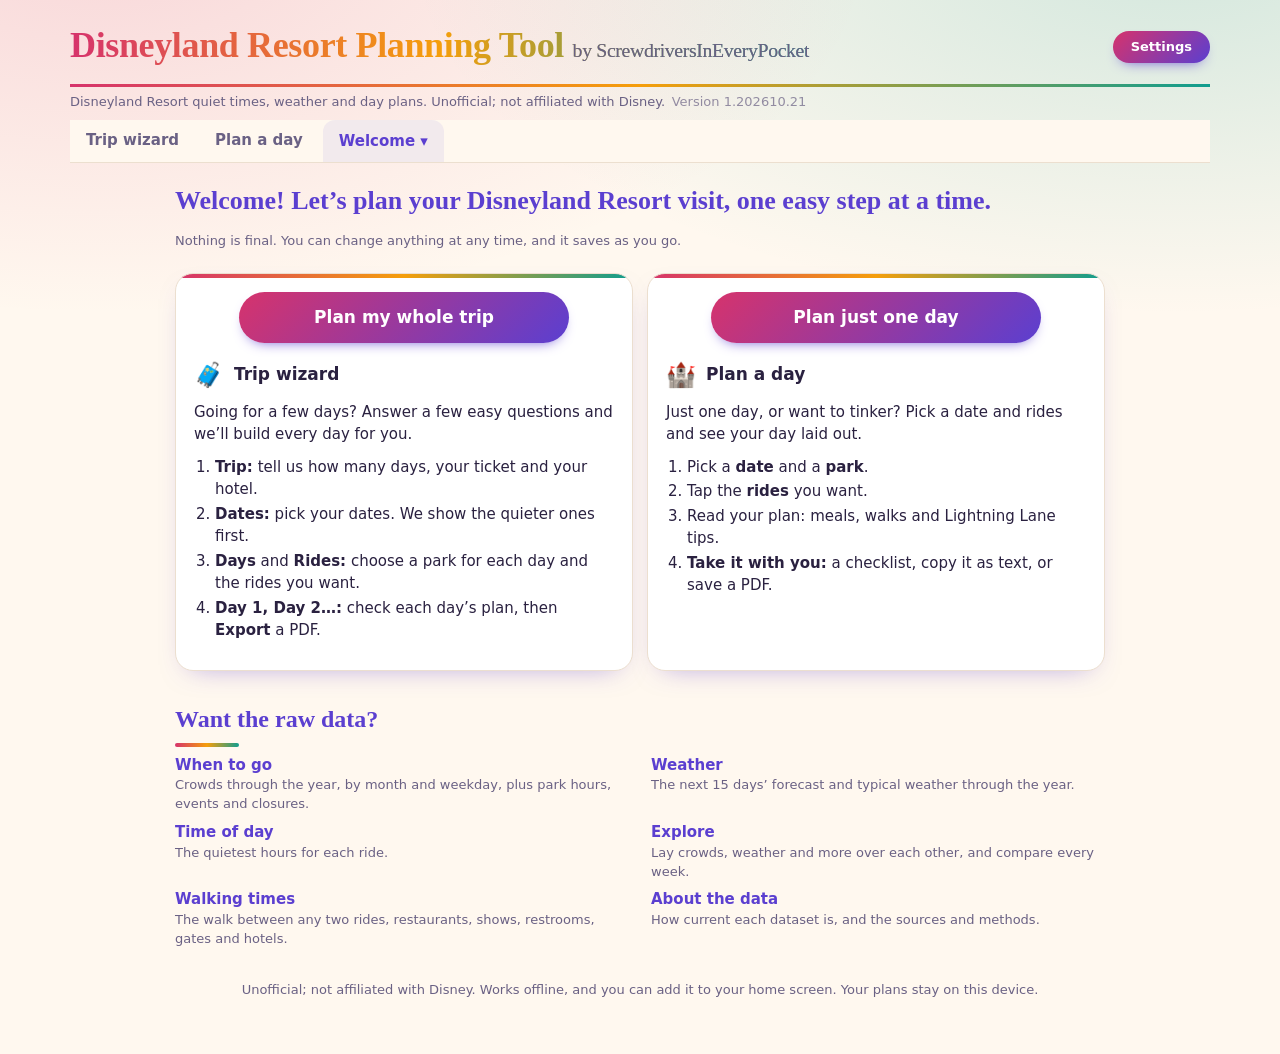
<file: index.html>
<!doctype html>
<html lang="en"><head><meta charset="utf-8"><meta name="viewport" content="width=device-width,initial-scale=1,viewport-fit=cover">
<title>Disneyland Resort Planning Tool by ScrewdriversInEveryPocket</title>
<meta name="theme-color" content="#5b3fd0"><meta name="apple-mobile-web-app-title" content="DLR Planner"><meta name="application-name" content="DLR Planner">
<link rel="manifest" href="manifest.webmanifest"><link rel="icon" href="icons/icon.svg" type="image/svg+xml"><link rel="apple-touch-icon" href="icons/icon-192.png">
<script>
// if part of the app is missing (say a file left out when uploading), name it instead of half-working
function pdpMissing(el) {
  const f = el.getAttribute('src') || el.getAttribute('href');
  const add = () => {
    let box = document.getElementById('pdp-missing');
    if (!box) { box = document.createElement('p'); box.id = 'pdp-missing'; box.className = 'qt-warn'; box.setAttribute('role', 'alert'); box.dataset.files = ''; document.body.prepend(box); }
    box.dataset.files += (box.dataset.files ? ', ' : '') + f;
    box.textContent = `Part of the app didn’t load (${box.dataset.files}). If you host your own copy, check the css and js folders were uploaded with everything else.`;
  };
  if (document.body) add(); else document.addEventListener('DOMContentLoaded', add);
}
// if part of the app crashes (say a mistake in one of the js files), say so instead of leaving a dead tab
window.addEventListener('error', (e) => {
  const src = e.filename || '', ours = !src || src.startsWith(location.origin) || (location.protocol === 'file:' && src.startsWith('file:'));
  if (!ours || /vendor\//.test(src) || /ResizeObserver loop/.test(e.message || '')) return; // the browser's resize notice is harmless
  const f = src.replace(/^.*?\/(js\/|data\/)?([^/]+)$/, '$1$2'), where = f ? ` (${f}${e.lineno ? ', line ' + e.lineno : ''}: ${e.message})` : '';
  const add = () => {
    let box = document.getElementById('pdp-error');
    if (box) return;
    box = document.createElement('p'); box.id = 'pdp-error'; box.className = 'qt-warn'; box.setAttribute('role', 'alert'); document.body.prepend(box);
    box.textContent = `Something in the app went wrong${where}. Try reloading the page. If it keeps happening, a file may be damaged or out of date.`;
  };
  if (document.body) add(); else document.addEventListener('DOMContentLoaded', add);
});
// tests only: index.html?today=2026-11-02 makes the app act as if that's today, with no live forecast (see tests/)
(function testToday() {
  const m = /[?&]today=(\d{4}-\d{2}-\d{2})/.exec(location.search); if (!m) return;
  const Real = Date, shift = new Real(m[1] + 'T09:00:00').getTime() - Real.now();
  window.Date = class extends Real { constructor(...a) { super(...(a.length ? a : [Real.now() + shift])); } static now() { return Real.now() + shift; } };
  window.PDP_NO_FORECAST = true; window.PDP_TODAY = m[1];
})();
</script>
<link rel="stylesheet" href="css/app.css" onerror="pdpMissing(this)"></head>
<body><div id="dash-root">


<div class="qt">
  <header class="qt-head">
    <div class="app-bar"><h1 id="top">Disneyland Resort Planning Tool <span class="by">by ScrewdriversInEveryPocket</span></h1><span class="app-actions"><button type="button" class="qt-btn" id="app-settings-btn">Settings</button></span></div>
    <p class="qt-note" style="margin:0 0 var(--cds-gap-sm)">Disneyland Resort quiet times, weather and day plans. Unofficial; not affiliated with Disney.<span id="app-ver" style="margin-left:.5em;opacity:.7" title="App version (the offline cache version in sw.js)"></span></p>
  </header>

  <nav class="qt-tabs" role="tablist" aria-label="Dashboard sections">
    <button type="button" role="tab" id="tab-wizard" aria-controls="panel-wizard" aria-selected="true" data-tab="wizard">Trip wizard</button>
    <button type="button" role="tab" id="tab-plan" aria-controls="panel-plan" aria-selected="false" data-tab="plan">Plan a day</button>
    <button type="button" role="tab" class="tab-extra" id="tab-welcome" aria-controls="panel-welcome" aria-selected="false" data-tab="welcome">Welcome</button>
    <button type="button" role="tab" class="tab-extra" id="tab-when" aria-controls="panel-when" aria-selected="false" data-tab="when">When to go</button>
    <button type="button" role="tab" class="tab-extra" id="tab-weather" aria-controls="panel-weather" aria-selected="false" data-tab="weather">Weather</button>
    <button type="button" role="tab" class="tab-extra" id="tab-timeofday" aria-controls="panel-timeofday" aria-selected="false" data-tab="timeofday">Time of day</button>
    <button type="button" role="tab" class="tab-extra" id="tab-explore" aria-controls="panel-explore" aria-selected="false" data-tab="explore">Explore</button>
    <button type="button" role="tab" class="tab-extra" id="tab-walks" aria-controls="panel-walks" aria-selected="false" data-tab="walks">Walking times</button>
    <button type="button" role="tab" class="tab-extra" id="tab-about" aria-controls="panel-about" aria-selected="false" data-tab="about">About the data</button>
    <button type="button" class="tab-more" id="tab-more" aria-haspopup="true" aria-expanded="false">More ▾</button>
  </nav>
  <div class="tab-menu" id="tab-menu" hidden>
    <button type="button" data-tab="welcome">Welcome</button>
    <button type="button" data-tab="when">When to go</button>
    <button type="button" data-tab="weather">Weather</button>
    <button type="button" data-tab="timeofday">Time of day</button>
    <button type="button" data-tab="explore">Explore</button>
    <button type="button" data-tab="walks">Walking times</button>
    <button type="button" data-tab="about">About the data</button>
  </div>
  <div class="qt-panel" role="tabpanel" id="panel-welcome" aria-labelledby="tab-welcome" hidden>
  <section class="wel">
    <p class="wel-hero">Welcome! Let’s plan your Disneyland Resort visit, one easy step at a time.</p>
    <p class="qt-note wel-calm">Nothing is final. You can change anything at any time, and it saves as you go.</p>
    <div class="wel-cards">
      <div class="qt-card wel-card">
        <button type="button" class="qt-btn wel-big" data-go="wizard" data-trip-btn>Plan my whole trip</button>
        <h3><span class="wel-ico" aria-hidden="true">🧳</span> Trip wizard</h3>
        <p>Going for a few days? Answer a few easy questions and we’ll build every day for you.</p>
        <ol class="wel-steps">
          <li><b>Trip:</b> tell us how many days, your ticket and your hotel.</li>
          <li><b>Dates:</b> pick your dates. We show the quieter ones first.</li>
          <li><b>Days</b> and <b>Rides:</b> choose a park for each day and the rides you want.</li>
          <li><b>Day 1, Day 2…:</b> check each day’s plan, then <b>Export</b> a PDF.</li>
        </ol>
      </div>
      <div class="qt-card wel-card">
        <button type="button" class="qt-btn wel-big" data-go="plan">Plan just one day</button>
        <h3><span class="wel-ico" aria-hidden="true">🏰</span> Plan a day</h3>
        <p>Just one day, or want to tinker? Pick a date and rides and see your day laid out.</p>
        <ol class="wel-steps">
          <li>Pick a <b>date</b> and a <b>park</b>.</li>
          <li>Tap the <b>rides</b> you want.</li>
          <li>Read your plan: meals, walks and Lightning Lane tips.</li>
          <li><b>Take it with you:</b> a checklist, copy it as text, or save a PDF.</li>
        </ol>
      </div>
    </div>
    <h2 id="welcome-data">Want the raw data?</h2>
    <ul class="wel-data">
      <li><a href="#when" data-go="when">When to go</a> Crowds through the year, by month and weekday, plus park hours, events and closures.</li>
      <li><a href="#weather" data-go="weather">Weather</a> The next 15 days’ forecast and typical weather through the year.</li>
      <li><a href="#timeofday" data-go="timeofday">Time of day</a> The quietest hours for each ride.</li>
      <li><a href="#explore" data-go="explore">Explore</a> Lay crowds, weather and more over each other, and compare every week.</li>
      <li><a href="#walks" data-go="walks">Walking times</a> The walk between any two rides, restaurants, shows, restrooms, gates and hotels.</li>
      <li><a href="#about" data-go="about">About the data</a> How current each dataset is, and the sources and methods.</li>
    </ul>
    <p class="qt-note wel-foot">Unofficial; not affiliated with Disney. Works offline, and you can add it to your home screen. Your plans stay on this device.</p>
  </section>
  </div>
  <div class="qt-panel" role="tabpanel" id="panel-wizard" aria-labelledby="tab-wizard">
  <div id="wz-stepper" class="qt-chipgroup" style="margin:var(--cds-gap-md) 0 var(--cds-gap-sm)"></div>
  <div id="wz-setup">
  <div id="wz-s-trip">
  <h2 id="trip">Your trip</h2>
  <section class="qt-card" id="trip-card">
    <p class="qt-note" style="margin-top:0">How many full days do you want in the parks, and how many break days with no park? The wizard adds a check-in day before your first full day and a checkout day after your last, so those don’t count here.</p>
    <div class="qt-controls">
      <label>Park days <select id="tp-days" class="qt-input"></select></label>
      <label>Break days (no park) <select id="tp-rest" class="qt-input"></select></label>
    </div>
    <div class="qt-controls">
      <span class="qt-seg" role="group" aria-label="Ticket type" id="tp-ticket">
        <button type="button" data-v="one" aria-pressed="true">One park per day</button>
        <button type="button" data-v="hopper" aria-pressed="false">Park Hopper</button>
        <button type="button" data-v="dl" aria-pressed="false">Disneyland only</button>
        <button type="button" data-v="dca" aria-pressed="false">California Adventure only</button>
      </span>
      <label id="tp-each-wrap"><input type="checkbox" id="tp-each" checked> Visit each park at least once</label>
    </div>
    <div class="qt-controls">
      <label>Hotel check-in <input type="time" id="tp-in" class="qt-input" value="15:00"></label>
      <label>Checkout <input type="time" id="tp-out" class="qt-input" value="11:00"></label>
    </div>
    <p class="qt-seth">Where you’re staying</p>
    <div class="qt-controls">
      <label>Hotel <select id="dp-hotel" class="qt-input">
        <option value="gc">Grand Californian</option>
        <option value="dlh">Disneyland Hotel</option>
        <option value="pp">Pixar Place Hotel</option>
        <option value="walk">Walking‑distance hotel on Harbor Blvd</option>
        <option value="art">Off‑site hotel using the ART shuttle bus</option>
        <option value="custom">Custom travel time</option>
      </select></label>
      <label id="dp-custom-wrap" hidden>Minutes each way <input type="number" min="1" max="180" value="20" id="dp-custom" class="qt-input" style="width:4.5rem"></label>
    </div>
    <p class="qt-dayinfo" id="tp-staysum"></p>
  </section>

  <h2 id="wzset">Trip settings</h2>
  <section class="qt-card" id="wz-settings-card">
    <p class="qt-note" style="margin-top:0">Things that stay the same for the whole trip.</p>
    <p class="qt-seth">Your group</p>
    <div class="qt-controls">
      <label>Group pace <select id="wz-pace" class="qt-input"><option value="relaxed">Relaxed (seniors, small kids)</option><option value="normal" selected>Normal (middle-aged adults)</option><option value="fast">Go-go (young adults)</option></select></label>
      <label>Shortest rider <select id="wz-height" class="qt-input"><option value="0" selected>48 in or taller (no limits)</option><option value="46">46–47 in</option><option value="42">42–45 in</option><option value="40">40–41 in</option><option value="38">38–39 in</option><option value="35">35–37 in</option><option value="32">32–34 in</option><option value="31">Under 32 in</option></select></label>
    </div>
    <p class="qt-seth">Your park days</p>
    <div class="qt-controls">
      <label>Start <select id="wz-wstart" class="qt-input"><option value="rope" selected>Rope drop (be there before opening)</option><option value="10">Mid-morning (10 am)</option><option value="13">After lunch (1 pm)</option><option value="set">At a set time</option></select></label>
      <label id="wz-wstart-at-wrap" hidden>Start at <input type="time" id="wz-wstart-at" class="qt-input" value="09:00" step="900"></label>
      <label>Finish <select id="wz-wend" class="qt-input"><option value="close" selected>At close</option><option value="set">Leave by a set time</option></select></label>
      <label id="wz-wend-at-wrap" hidden>Leave by <input type="time" id="wz-wend-at" class="qt-input" value="20:00" step="900"></label>
      <label>Midday hotel break <select id="wz-brk" class="qt-input"><option value="0">No break</option><option value="1">1 hour</option><option value="2">2 hours</option><option value="3" selected>3 hours</option><option value="4">4 hours</option><option value="5">5 hours</option></select></label>
      <label id="wz-brkat-wrap">Break around <select id="wz-brkat" class="qt-input"><option value="auto" selected>Whenever is best</option><option value="11">Around 11 am</option><option value="12">Around noon</option><option value="13">Around 1 pm</option><option value="14">Around 2 pm</option><option value="15">Around 3 pm</option></select></label>
<label>Lunch time <select id="wz-lunchat" class="qt-input"><option value="auto" selected>Whenever fits</option><option value="11.5">Around 11:30 am</option><option value="12">Around noon</option><option value="13">Around 1 pm</option><option value="14">Around 2 pm</option><option value="15">Around 3 pm</option></select></label>
<label>Dinner time <select id="wz-dinnerat" class="qt-input"><option value="auto" selected>Whenever fits</option><option value="16">Around 4 pm</option><option value="17">Around 5 pm</option><option value="18">Around 6 pm</option><option value="19">Around 7 pm</option><option value="20">Around 8 pm</option><option value="21">Around 9 pm</option></select></label>
      <label id="wz-start-wrap" hidden>Park Hopper days: start in <select id="wz-start" class="qt-input"><option value="auto">Whichever fits best</option><option value="Disneyland">Disneyland</option><option value="California Adventure">California Adventure</option></select></label>
    </div>
    <p class="qt-seth">Rides and lines</p>
    <div class="qt-controls">
      <label><input type="checkbox" id="dp-ll" checked> Lightning Lane Multi Pass</label>
      <label><input type="checkbox" id="dp-ls"> Lightning Lane Single Pass (Rise of the Resistance, Radiator Springs Racers)</label>
    </div>
    <div class="qt-controls">
      <label><input type="checkbox" id="wz-b2b"> Allow repeat rides back to back (otherwise at least an hour apart)</label>
      <div class="qt-walkrow"><label class="qt-walk">Shorter waits <input type="range" id="wz-walk" min="0" max="4" step="1" value="2" aria-label="Shorter waits or fewer steps"> Fewer steps</label><span class="qt-walkhint" id="wz-walk-hint" aria-live="polite"></span></div>
    </div>
    <p class="qt-note">Start, finish, the midday break and the waits or steps slider are starting points; you can change them for each day later. A day that starts after lunch or finishes by 4 pm skips the break.</p>
  </section>
  <div class="qt-controls"><button type="button" class="qt-btn" id="wz-trip-next">Next: find my best dates →</button></div>
  </div>

  <div id="wz-s-dates" hidden>
  <h2 id="plan">Find your best dates</h2>
  <section class="qt-card" id="planner-card">
    <p class="qt-note" style="margin-top:0">Tell it what matters. The weeks below give the big picture for the year (100 is the best week for your priorities, 0 the worst). Under them are the best trips of your length, with exact dates.</p>
    <div class="qt-controls">
      <span class="qt-seg" role="group" aria-label="Park" id="pl-park" hidden>
        <button type="button" data-v="dl" aria-pressed="false">Disneyland</button>
        <button type="button" data-v="dca" aria-pressed="false">California Adventure</button>
        <button type="button" data-v="both" aria-pressed="true">Both parks</button>
      </span>
      <label>School holidays <select id="pl-school" class="qt-input"><option value="any" selected>Don't care</option><option value="avoid">Avoid school breaks and holiday weekends</option><option value="only">Only during school breaks</option></select></label>
    </div>
    <div class="qt-sliders" id="pl-sliders"></div>
    <p class="qt-note" id="pl-price-note" data-source="ticket_tiers"></p>
    <div class="qt-chipgroup" id="pl-events" style="margin:var(--cds-gap-sm) 0 var(--cds-gap-md)"><span class="g">Only weeks during</span></div>
    <div class="qt-chart dash-skeleton" id="planner-strip" data-source="planner_base" style="min-height:64px"></div>
    <ol class="qt-ranks" id="planner-list" data-source="planner_base"></ol>
  </section>
  <h2 id="trips">Best trips for you</h2>
  <section class="qt-card" id="tp-cards-card">
    <div id="tp-cards-head"></div>
    <div class="tp-cards" id="tp-cards"></div>
    <div class="qt-controls" style="margin-top:var(--cds-gap-md)"><label>Already have dates? First full park day <input type="date" id="tp-start" class="qt-input"></label></div>
  </section>
  <div class="qt-controls"><button type="button" class="qt-btn" id="wz-dates-back">← Your trip</button><button type="button" class="qt-btn" id="wz-dates-next">Next: my days →</button></div>
  </div>

  <div id="wz-s-days" hidden>
  <h2 id="tripdays">Your days</h2>
  <section class="qt-card" id="trip-days-card">
    <p class="qt-note" style="margin-top:0">From check-in to checkout. Park days land on the best days of your trip and break days on the weakest, never two in a row. Don’t like a pick? Use the buttons on any day to make it a break day or a park day, and to choose its park.</p>
    <p class="qt-wxsrc" data-source="forecast_daily forecast_accu" id="tp-wxsrc"></p>
    <div id="trip-plan" class="dash-skeleton" data-source="ride_profiles park_hours_2025 park_hours_published refurbs weather_by_hour weather_by_week sun_by_week wait_by_week wait_by_month events ride_closures_by_month crowd_by_week crowd_by_weekday ticket_tiers multi_day_prices">
      <div id="tp-sum"></div>
      <div class="qt-tcal" id="tp-cal"></div>
    </div>
  </section>
  <div class="qt-controls" id="wz-setup-nav"><button type="button" class="qt-btn" id="wz-days-back">← Dates</button><button type="button" class="qt-btn" id="wz-setup-next">Next: choose my rides →</button><span class="qt-note" id="wz-setup-msg"></span></div>
  </div>
  </div>
  <div id="walk-body"></div>
  </div>
  <div class="qt-panel" role="tabpanel" id="panel-plan" aria-labelledby="tab-plan" hidden>
  <p class="qt-note">Plan a single day on its own, for a quick visit or a local's day out.</p>
  <h2 id="day">Plan a day</h2>
  <section class="qt-card" id="day-card">
    <p class="qt-note" style="margin-top:0">Pick a date and a park, then tap the rides you want. The plan below updates as you go. (How the times and waits are worked out is in About the data.)</p>
    <p class="qt-note qt-staysum" id="dp-staysum"></p>
    <div class="qt-controls">
      <label>Date <input type="date" id="dp-date" class="qt-input"></label>
      <span class="qt-seg" role="group" aria-label="Park" id="dp-park">
        <button type="button" data-v="Disneyland" aria-pressed="true">Disneyland</button>
        <button type="button" data-v="California Adventure" aria-pressed="false">California Adventure</button>
        <button type="button" data-v="Hopper" aria-pressed="false">Park Hopper</button>
      </span>
    </div>
    <p class="qt-seth">Your group</p>
    <div class="qt-controls">
      <label>Group pace <select id="dp-pace" class="qt-input"><option value="relaxed">Relaxed (seniors, small kids)</option><option value="normal" selected>Normal (middle-aged adults)</option><option value="fast">Go-go (young adults)</option></select></label>
      <label>Shortest rider <select id="dp-height" class="qt-input"><option value="0" selected>48 in or taller (no limits)</option><option value="46">46–47 in</option><option value="42">42–45 in</option><option value="40">40–41 in</option><option value="38">38–39 in</option><option value="35">35–37 in</option><option value="32">32–34 in</option><option value="31">Under 32 in</option></select></label>
    </div>
    <p class="qt-seth">Your day</p>
    <div class="qt-controls">
      <label>Start <select id="dp-wstart" class="qt-input"><option value="rope" selected>Rope drop (be there before opening)</option><option value="10">Mid-morning (10 am)</option><option value="13">After lunch (1 pm)</option><option value="set">At a set time</option></select></label>
      <label id="dp-wstart-at-wrap" hidden>Start at <input type="time" id="dp-wstart-at" class="qt-input" value="09:00" step="900"></label>
      <label>Finish <select id="dp-wend" class="qt-input"><option value="close" selected>At close</option><option value="set">Leave by a set time</option></select></label>
      <label id="dp-wend-at-wrap" hidden>Leave by <input type="time" id="dp-wend-at" class="qt-input" value="20:00" step="900"></label>
      <label>Break length <select id="dp-break" class="qt-input"><option value="0">No break</option><option value="1">1 hour</option><option value="2">2 hours</option><option value="3" selected>3 hours</option><option value="4">4 hours</option><option value="5">5 hours</option></select></label>
      <label id="dp-brkat-wrap">Break around <select id="dp-brkat" class="qt-input"><option value="auto" selected>Whenever is best</option><option value="11">Around 11 am</option><option value="12">Around noon</option><option value="13">Around 1 pm</option><option value="14">Around 2 pm</option><option value="15">Around 3 pm</option></select></label>
      <label id="dp-start-wrap" hidden>Start in <select id="dp-start" class="qt-input"><option value="auto">Whichever fits best</option><option value="Disneyland">Disneyland</option><option value="California Adventure">California Adventure</option></select></label>
    </div>
    <p class="qt-seth">Rides and lines</p>
    <div class="qt-controls">
      <label><input type="checkbox" id="dp-b2b"> Allow repeat rides back to back (otherwise at least an hour apart)</label>
      <div class="qt-walkrow"><label class="qt-walk">Shorter waits <input type="range" id="dp-walk" min="0" max="4" step="1" value="2" aria-label="Shorter waits or fewer steps"> Fewer steps</label><span class="qt-walkhint" id="dp-walk-hint" aria-live="polite"></span></div>
    </div>
    <p class="qt-note">Tap a picked ride again to do it more than once (up to 3 times a day). Press and hold a ride to take it off.</p>
    <div class="qt-chipgroup" id="dp-rides" style="margin-bottom:var(--cds-gap-sm)"></div>
    <div id="day-plan" class="dash-skeleton" data-source="ride_profiles park_hours_2025 park_hours_published refurbs weather_by_hour weather_by_week sun_by_week wait_by_week wait_by_month events ride_closures_by_month">
      <p class="qt-dayinfo" id="dp-info"></p>
      <p class="qt-wxsrc" id="dp-wxsrc" data-source="forecast_hourly forecast_accu"></p>
      <p class="qt-wxsrc" id="dp-hrsrc"></p>
      <p class="qt-wxsrc">Walking times use ride, restaurant and show locations © <a href="https://www.openstreetmap.org/copyright" target="_blank" rel="noopener">OpenStreetMap contributors</a>.</p>
      <div class="qt-warn" id="dp-warn"></div>
      <div class="qt-grid qt-plans">
        <div class="qt-plan" id="dp-stay">
          <h3>Stay all day</h3>
          <div class="qt-keytimes" id="dp-stay-times"></div>
          <p class="qt-note" id="dp-stay-stats"></p>
          <p class="qt-note qt-llnote" id="dp-stay-ll"></p>
          <ol class="qt-steps" id="dp-stay-steps"></ol>
          <p class="qt-note" id="dp-stay-note"></p>
        </div>
        <div class="qt-plan" id="dp-split">
          <h3>Split day with a break</h3>
          <div class="qt-keytimes" id="dp-split-times"></div>
          <p class="qt-note" id="dp-split-stats"></p>
          <p class="qt-note qt-llnote" id="dp-split-ll"></p>
          <ol class="qt-steps" id="dp-split-steps"></ol>
          <p class="qt-note" id="dp-split-note"></p>
        </div>
      </div>
      <p class="qt-note" id="dp-dinenote" hidden></p>
      <div class="qt-note qt-tonight" id="dp-tonight" hidden></div>
      <div class="qt-controls qt-take" id="dp-take">
        <span>Take it with you</span>
        <span class="qt-seg" role="group" aria-label="Which plan" id="dp-which">
          <button type="button" data-v="stay" aria-pressed="false">Stay all day</button>
          <button type="button" data-v="split" aria-pressed="true">Split day</button>
        </span>
        <button type="button" class="qt-btn" id="dp-check-btn" aria-expanded="false">Day‑of checklist</button>
        <button type="button" class="qt-btn" id="dp-copy-btn" aria-expanded="false">Copy plan as text</button>
        <button type="button" class="qt-btn" id="dp-pdf-btn">Save day as PDF</button>
      </div>
      <div class="qt-check" id="dp-check" hidden>
        <div class="qt-check-head"><b id="dp-check-title"></b><span id="dp-check-prog"></span></div>
        <ol id="dp-check-list"></ol>
        <p class="qt-note">Ticks stay while this page is open. Copy the plan as text if you want a saved copy.</p>
      </div>
      <div id="dp-copy" hidden>
        <textarea id="dp-copy-text" class="qt-input qt-copytext" rows="14" readonly aria-label="Plan as text"></textarea>
        <p class="qt-note" id="dp-copy-msg"></p>
      </div>
      <h3 style="margin-top:var(--cds-gap-lg)">How the day plays out</h3>
      <div class="qt-legend"><span><i class="qt-sw" id="dp-sw-wait"></i>Avg wait for your rides</span><span><i class="qt-sw" id="dp-sw-feels"></i>Feels‑like °F (dashed)</span><span><i class="qt-sw" id="dp-sw-rain"></i>Rain chance</span><span><i class="band"></i>Split‑day break</span></div>
      <div class="qt-chart" id="dp-chart" style="min-height:220px"></div>
      <h3 style="margin-top:var(--cds-gap-lg)">That week, day by day</h3>
      <p class="qt-note">Suggested times for each day of the selected week. Click a day to plan it.</p>
      <div class="qt-tablewrap"><table class="qt-table qt-weekdays" id="dp-week">
        <thead><tr><th class="l">Day</th><th>Typical hours</th><th>2 pm wait</th><th class="l">Your plan</th><th class="l qt-hide-narrow">Events</th></tr></thead>
        <tbody></tbody>
      </table></div>
    </div>
  </section>

  </div>
  <div class="qt-panel" role="tabpanel" id="panel-when" aria-labelledby="tab-when" hidden>
  <div class="qt-tiles">
    <div class="qt-tile">
      <div class="k"><span class="qt-sw" data-sw="0"></span>Disneyland · quietest week</div>
      <div class="v dash-skeleton" data-source="highlights" data-where="park=Disneyland" data-field="quiet_week">—</div>
      <div class="s"><span class="dash-skeleton" data-source="highlights" data-where="park=Disneyland" data-field="quiet_wait">—</span> min avg wait, vs <span class="dash-skeleton" data-source="highlights" data-where="park=Disneyland" data-field="busy_wait">—</span> in the busiest week (<span class="dash-skeleton" data-source="highlights" data-where="park=Disneyland" data-field="busy_week">—</span>)</div>
    </div>
    <div class="qt-tile">
      <div class="k"><span class="qt-sw" data-sw="1"></span>California Adventure · quietest week</div>
      <div class="v dash-skeleton" data-source="highlights" data-where="park=California Adventure" data-field="quiet_week">—</div>
      <div class="s"><span class="dash-skeleton" data-source="highlights" data-where="park=California Adventure" data-field="quiet_wait">—</span> min avg wait, vs <span class="dash-skeleton" data-source="highlights" data-where="park=California Adventure" data-field="busy_wait">—</span> in the busiest week (<span class="dash-skeleton" data-source="highlights" data-where="park=California Adventure" data-field="busy_week">—</span>)</div>
    </div>
    <div class="qt-tile">
      <div class="k"><span class="qt-sw" data-sw="0"></span>Disneyland · quietest weekday</div>
      <div class="v dash-skeleton" data-source="highlights" data-where="park=Disneyland" data-field="quiet_day">—</div>
      <div class="s">Crowd rating <span class="dash-skeleton" data-source="highlights" data-where="park=Disneyland" data-field="quiet_day_crowd">—</span>, vs <span class="dash-skeleton" data-source="highlights" data-where="park=Disneyland" data-field="busy_day_crowd">—</span> on <span class="dash-skeleton" data-source="highlights" data-where="park=Disneyland" data-field="busy_day">—</span></div>
    </div>
    <div class="qt-tile">
      <div class="k"><span class="qt-sw" data-sw="1"></span>California Adventure · quietest weekday</div>
      <div class="v dash-skeleton" data-source="highlights" data-where="park=California Adventure" data-field="quiet_day">—</div>
      <div class="s">Crowd rating <span class="dash-skeleton" data-source="highlights" data-where="park=California Adventure" data-field="quiet_day_crowd">—</span>, vs <span class="dash-skeleton" data-source="highlights" data-where="park=California Adventure" data-field="busy_day_crowd">—</span> on <span class="dash-skeleton" data-source="highlights" data-where="park=California Adventure" data-field="busy_day">—</span></div>
    </div>
  </div>

  <h2 id="year">Through the year</h2>
  <div class="qt-stack">
    <section class="qt-card" id="wait-week-card">
      <h3>Average wait time by week</h3>
      <p class="qt-note">Mean posted wait across every attraction reporting that day, averaged over 2023 to now, grouped into 7‑day weeks. Lower is quieter. Shaded bands are holidays and school breaks.</p>
      <div class="qt-legend" data-legend></div>
      <div class="qt-chart tall dash-skeleton" id="wait-week" data-source="wait_by_week holidays"></div>
    </section>
    <section class="qt-card" id="crowd-week-card">
      <h3>Crowd rating by week</h3>
      <p class="qt-note">Queue‑Times crowd rating, averaged over 2015–2019 and 2023–2026: how a day ranks against every day the park has been tracked since 2014 (0 = quietest, 100 = busiest). Lower is quieter.</p>
      <div class="qt-legend" data-legend></div>
      <div class="qt-chart tall dash-skeleton" id="crowd-week" data-source="crowd_by_week holidays"></div>
    </section>
  </div>

  <h2 id="month">By month</h2>
  <div class="qt-grid">
    <section class="qt-card">
      <h3>Average wait time by month</h3>
      <p class="qt-note">Minutes, 2023 to now. Lower is quieter.</p>
      <div class="qt-legend" data-legend="parks"></div>
      <div class="qt-chart mid dash-skeleton" id="wait-month" data-source="wait_by_month"></div>
    </section>
    <section class="qt-card">
      <h3>Crowd rating by month</h3>
      <p class="qt-note">0–100 rank, 2015–2019 and 2023–2026. Lower is quieter.</p>
      <div class="qt-legend" data-legend="parks"></div>
      <div class="qt-chart mid dash-skeleton" id="crowd-month" data-source="crowd_by_month"></div>
    </section>
  </div>

  <h2 id="weekday">By day of the week</h2>
  <div class="qt-grid">
    <section class="qt-card">
      <h3>Crowd rating by day of the week</h3>
      <p class="qt-note">0–100 rank, 2015–2019 and 2023–2026. Lower is quieter. Wait‑time history by weekday isn't published for free, so this view uses crowd ratings only.</p>
      <div class="qt-legend" data-legend="parks"></div>
      <div class="qt-chart mid dash-skeleton" id="crowd-dow" data-source="crowd_by_weekday"></div>
    </section>
  </div>

  <h2 id="hours">Park hours, events and closures</h2>
  <div class="qt-grid">
    <section class="qt-card">
      <h3>Park hours by week</h3>
      <p class="qt-note">Average hours open per day on the 2025 schedule. Shorter days at California Adventure in Aug–Oct are Halloween party nights, when the park closes at 6 pm.</p>
      <div class="qt-legend" data-legend="parks"></div>
      <div class="qt-chart mid dash-skeleton" id="hours-week" data-source="hours_by_week holidays"></div>
    </section>
  </div>
  <h3 class="qt-subh">Seasonal events &amp; party nights</h3>
  <section class="qt-card">
    <p class="qt-note" style="margin-top:0">Typical windows based on the 2025–2026 calendars; exact dates shift each year. Ticketed nights mean a park closes early to day guests on select nights in that window.</p>
    <div class="qt-legend" id="ev-legend"></div>
    <div class="qt-chart dash-skeleton" id="events-gantt" data-source="events" style="min-height:260px"></div>
  </section>

  <h3 class="qt-subh" id="closures">Ride closures by month</h3>
  <section class="qt-card qt-tablewrap">
    <p class="qt-note" style="margin-top:0">Share of days each attraction was closed all day, 2023–2025: refurbishments and seasonal overlay changeovers such as Haunted Mansion Holiday and small world holiday. A ride is counted closed when it posted no waits for an entire week. Short one‑day breakdowns aren't counted.</p>
    <div class="qt-controls"><span class="qt-seg" role="group" aria-label="Park" id="cl-park">
      <button type="button" data-v="Disneyland" aria-pressed="true">Disneyland</button>
      <button type="button" data-v="California Adventure" aria-pressed="false">California Adventure</button>
    </span></div>
    <div class="qt-chart dash-skeleton" id="closure-heat" data-source="ride_closures_by_month" style="min-height:420px"></div>
  </section>

  </div>
  <div class="qt-panel" role="tabpanel" id="panel-weather" aria-labelledby="tab-weather" hidden>
  <h2 id="forecast">Next 15 days</h2>
  <section class="qt-card qt-tablewrap">
    <p class="qt-note" style="margin-top:0" id="fc-src">Live forecast for Anaheim, fetched when you open the app: Xweather's hourly forecast if you've added your keys in Settings, otherwise Open‑Meteo's free 16‑day hourly forecast.</p>
    <p class="qt-note" id="fc-msg"></p>
    <div class="qt-tablebox" style="border-top:0;max-height:none">
      <table class="qt-table" id="fc-table" data-source="forecast_daily" data-row-key="date">
        <thead><tr><th class="l" data-field="date">Day</th><th class="l" data-field="conditions">Conditions</th><th data-field="high_f">High</th><th data-field="low_f">Low</th><th class="qt-hide-narrow" data-field="feels_high_f">Feels like</th><th data-field="rain_chance_pct">Rain chance</th></tr></thead>
        <tbody></tbody>
      </table>
      <table class="qt-table" id="fc-accu-table" data-source="forecast_accu" data-row-key="date" hidden>
        <thead><tr><th class="l" data-field="date">Day</th><th class="l" data-field="conditions">Conditions</th><th data-field="high_f">High</th><th data-field="low_f">Low</th><th class="qt-hide-narrow" data-field="feels_high_f">RealFeel</th><th data-field="rain_chance_pct">Rain chance</th></tr></thead>
        <tbody></tbody>
      </table>
    </div>
  </section>

  <h2 id="weather">Weather through the year</h2>
  <p class="qt-note" style="margin-top:0">Anaheim daily weather records, 2016–2025, averaged into the same 7‑day weeks. Shaded bands are holidays and school breaks.</p>
  <div class="qt-stack">
    <section class="qt-card" id="temp-week-card">
      <h3>Temperature by week</h3>
      <p class="qt-note">Average daily high, “feels like” high (heat plus humidity) and overnight low, °F. The dashed line marks 90°F.</p>
      <div class="qt-legend" data-wx-legend="temp"></div>
      <div class="qt-chart tall dash-skeleton" id="temp-week" data-source="weather_by_week holidays"></div>
    </section>
    <div class="qt-grid">
      <section class="qt-card" id="rain-week-card">
        <h3>Chance of rain by week</h3>
        <p class="qt-note">Share of days with measurable rain (0.04 in or more), and with a soaking (0.25 in or more). Outdoor rides like Big Thunder, Matterhorn and Incredicoaster can pause in rain, and fireworks may be cancelled.</p>
        <div class="qt-legend" data-wx-legend="rain"></div>
        <div class="qt-chart mid dash-skeleton" id="rain-week" data-source="weather_by_week holidays"></div>
      </section>
      <section class="qt-card" id="risk-week-card">
        <h3>Heat, chill and wind by week</h3>
        <p class="qt-note">Share of days with a high of 90°F or more, a low under 45°F, or gusts of 30 mph or more. Strong winds can delay fireworks and close some outdoor attractions.</p>
        <div class="qt-legend" data-wx-legend="risk"></div>
        <div class="qt-chart mid dash-skeleton" id="risk-week" data-source="weather_by_week holidays"></div>
      </section>
    </div>
    <section class="qt-card qt-tablewrap" id="wx-month-card">
      <h3>Weather by month</h3>
      <p class="qt-note">2016–2025 averages. Rain chance, soaking chance, hot days, chilly nights and windy days are shares of days in the month.</p>
      <div class="qt-tablebox" style="border-top:0">
        <table class="qt-table" id="wx-month" data-source="weather_by_month" data-row-key="month">
          <thead><tr>
            <th class="l" data-field="month"><button tabindex="-1">Month</button></th>
            <th data-field="avg_high_f"><button tabindex="-1">High</button></th>
            <th data-field="avg_low_f"><button tabindex="-1">Low</button></th>
            <th class="qt-hide-narrow" data-field="feels_like_high_f"><button tabindex="-1">Feels like</button></th>
            <th data-field="rain_chance_pct"><button tabindex="-1">Rain chance</button></th>
            <th class="qt-hide-narrow" data-field="heavy_rain_chance_pct"><button tabindex="-1">Soaking</button></th>
            <th class="qt-hide-narrow" data-field="avg_rain_in"><button tabindex="-1">Avg rain</button></th>
            <th data-field="hot_day_pct"><button tabindex="-1">90°F+ days</button></th>
            <th class="qt-hide-narrow" data-field="chilly_night_pct"><button tabindex="-1">Nights &lt;45°F</button></th>
            <th class="qt-hide-narrow" data-field="windy_day_pct"><button tabindex="-1">Windy days</button></th>
            <th class="qt-hide-narrow" data-field="daylight_hours"><button tabindex="-1">Daylight</button></th>
          </tr></thead>
          <tbody></tbody>
        </table>
      </div>
    </section>
  </div>

  </div>
  <div class="qt-panel" role="tabpanel" id="panel-timeofday" aria-labelledby="tab-timeofday" hidden>
  <h2 id="timeofday">Best time of day</h2>
  <div class="qt-grid">
    <section class="qt-card">
      <h3>Average wait by hour</h3>
      <p class="qt-note">Mean posted wait across the major attractions in each park, by hour of the day, 2025. The first two hours after opening and the last two before close are the shortest. Disneyland peaks around early afternoon; California Adventure peaks later, around 4 pm, which makes a mid‑afternoon park hop toward Disneyland worthwhile.</p>
      <div class="qt-legend" data-legend="parks"></div>
      <div class="qt-chart mid dash-skeleton" id="hour-park" data-source="hourly_park"></div>
    </section>
    <section class="qt-card qt-tablewrap">
      <h3>When each ride is shortest</h3>
      <p class="qt-note">Average posted wait by hour, 2025. Darker means longer. Each row is shaded against its own peak, so the lightest cells are that ride's best hours.</p>
      <div class="qt-controls"><span class="qt-seg" role="group" aria-label="Park" id="hm-park">
        <button type="button" data-v="Disneyland" aria-pressed="true">Disneyland</button>
        <button type="button" data-v="California Adventure" aria-pressed="false">California Adventure</button>
      </span></div>
      <div class="qt-chart dash-skeleton" id="hour-ride" data-source="waits_by_hour" style="min-height:420px"></div>
    </section>
  </div>

  </div>
  <div class="qt-panel" role="tabpanel" id="panel-explore" aria-labelledby="tab-explore" hidden>
  <h2 id="explore">Overlay explorer</h2>
  <section class="qt-card" id="overlay-card">
    <p class="qt-note" style="margin-top:0">Turn any measure on or off to lay it over the others, week by week. <b>Scaled</b> stretches each line between its own low and high so different units can share the chart. <b>Actual values</b> plots real numbers, with up to two units on left and right axes. Hover for exact values.</p>
    <div class="qt-controls">
      <span class="qt-seg" role="group" aria-label="Scale">
        <button type="button" data-mode="scaled" aria-pressed="true">Scaled</button>
        <button type="button" data-mode="actual" aria-pressed="false">Actual values</button>
      </span>
      <label><input type="checkbox" id="ov-bands" checked> Holidays &amp; breaks</label>
      <span>Presets:</span>
      <button type="button" class="qt-link" data-preset="waits-weather">Waits vs weather</button>
      <button type="button" class="qt-link" data-preset="waits-crowds">Waits vs crowds</button>
      <button type="button" class="qt-link" data-preset="rain-heat">Rain vs heat</button>
      <button type="button" class="qt-link" data-preset="clear">Clear</button>
    </div>
    <div class="qt-chips" id="ov-chips"></div>
    <div class="qt-chart tall dash-skeleton" id="overlay" data-source="wait_by_week crowd_by_week hours_by_week weather_by_week closures_by_week sun_by_week holidays"></div>
    <div class="qt-ovnote" id="ov-note"></div>
  </section>

  <h2 id="ranked">Every week, side by side</h2>
  <section class="qt-card qt-tablewrap">
    <p class="qt-note" style="margin-top:0">Sorted quietest first by Disneyland wait. Click a column to re‑sort (for example by rain chance), search by month or holiday, or click a row to plan a day that week.</p>
    <div class="qt-tools"><input type="search" id="qt-search" placeholder="Search weeks (e.g. Sep, Thanksgiving)" aria-label="Search weeks"></div>
    <div class="qt-tablebox">
      <table class="qt-table" id="week-table" data-source="week_table" data-row-key="week">
        <thead><tr>
          <th data-field="week"><button data-k="week">Wk</button></th>
          <th class="l" data-field="dates"><button data-k="week">Dates</button></th>
          <th data-field="dl_wait"><button data-k="dl_wait">Disneyland wait</button></th>
          <th data-field="dca_wait"><button data-k="dca_wait">DCA wait</button></th>
          <th data-field="dl_crowd"><button data-k="dl_crowd">Disneyland crowd</button></th>
          <th data-field="dca_crowd"><button data-k="dca_crowd">DCA crowd</button></th>
          <th class="qt-hide-narrow" data-field="dl_hours"><button data-k="dl_hours">Disneyland hours</button></th>
          <th class="qt-hide-narrow" data-field="dca_hours"><button data-k="dca_hours">DCA hours</button></th>
          <th data-field="high_f"><button data-k="high_f">High °F</button></th>
          <th data-field="rain_pct"><button data-k="rain_pct">Rain chance</button></th>
          <th class="qt-hide-narrow" data-field="hot_pct"><button data-k="hot_pct">90°F+ days</button></th>
          <th class="qt-hide-narrow" data-field="dl_closed"><button data-k="dl_closed">DL rides closed</button></th>
          <th class="qt-hide-narrow" data-field="dca_closed"><button data-k="dca_closed">DCA rides closed</button></th>
          <th class="qt-hide-narrow" data-field="sunset"><button data-k="sunset">Sunset</button></th>
          <th class="l qt-hide-narrow" data-field="events"><button data-k="events">Holidays, breaks &amp; events</button></th>
        </tr></thead>
        <tbody></tbody>
      </table>
    </div>
  </section>

  </div>
  <div class="qt-panel" role="tabpanel" id="panel-walks" aria-labelledby="tab-walks" hidden>
  <h2 id="walks">Walking times</h2>
  <section class="qt-card">
    <p class="qt-note">How long it takes to walk between any two spots: rides (from the exit to the next entrance, as the plans do), restaurants, shows, restrooms, park gates and hotels. Type in a box to narrow the list.</p>
    <div class="qt-controls qt-wx">
      <label>From <input type="search" id="wx-from-q" class="qt-input" placeholder="Filter" aria-label="Filter where you start"> <select id="wx-from" class="qt-input" aria-label="Where you start"></select></label>
      <button type="button" class="qt-btn" id="wx-swap" aria-label="Swap from and to">⇄</button>
      <label>To <input type="search" id="wx-to-q" class="qt-input" placeholder="Filter" aria-label="Filter where you're going"> <select id="wx-to" class="qt-input" aria-label="Where you're going"></select></label>
    </div>
    <div id="wx-out"></div>
    <p class="qt-wxsrc">Our estimates: straight-line distance × 1.35 along paths, at your group's pace. Map data © <a href="https://www.openstreetmap.org/copyright" target="_blank" rel="noopener">OpenStreetMap contributors</a>.</p>
  </section>
</div>
<div class="qt-panel" role="tabpanel" id="panel-about" aria-labelledby="tab-about" hidden>
  <h2 id="data-status">How current the data is</h2>
  <section class="qt-card qt-method">
    <p id="ds-summary"></p>
    <div id="ds-issues"></div>
    <div class="qt-tablewrap"><table class="qt-table qt-ds" id="ds-table"><thead><tr><th class="l">Data</th><th class="l qt-hide-narrow">Source</th><th class="l qt-hide-narrow">Pulled</th><th class="l">Covers to</th><th class="l">Status</th></tr></thead><tbody></tbody></table></div>
    <p>Each dataset is its own file in the app's data folder, with its source and dates at the top. When a trip date runs past what a file covers, the planner falls back (typical hours for the time of year, average ticket prices, the usual event windows) and says so on that day's plan.</p>
  </section>
  <h2 id="method">Sources and methods</h2>
  <section class="qt-card qt-method">
    <p><b>Average wait time</b> comes from Thrill Data's by‑date history (thrill-data.com): for each calendar date, the mean posted wait across every attraction that reported, averaged over 2023 to now. Their per‑date history starts in 2019, but only the 2023‑onward figure is used here, so the COVID closure and reopening years are left out.</p>
    <p><b>Crowd rating</b> comes from Queue‑Times' daily crowd calendar (queue-times.com) for 2015–2019 and 2023 through Oct 23, 2026, about 6,400 park days. 2020–2022 are left out because of the COVID closure and the reservation and reduced‑capacity period after it. It is a rank, not a headcount: each day is compared with every day the park has been tracked since late 2014. Because some years run busier than others, each year's average is removed before averaging (so a quiet week in a busy year still counts as quiet), the result is put back on the 2023–2026 scale, and 2023–2026 days count double, since the older years predate Galaxy's Edge, Lightning Lane and today's annual passes. Read the rating for its shape (which weeks and days are lower) rather than its level.</p>
    <p><b>Where the two disagree:</b> both put late August through mid‑September as the quietest stretch at both parks. They differ on early summer: crowd ratings drop sharply from May at Disneyland, while wait times fall more gradually. Sunday as Disneyland's quietest weekday comes from crowd ratings only and runs against the usual locals‑on‑weekends advice, so treat it as a lead rather than a certainty.</p>
    <p><b>Weather</b> comes from the Open‑Meteo historical archive (open-meteo.com) for Anaheim, 2016–2025: ten years of daily records from ERA5 reanalysis, a blend of weather‑station and satellite observations. Rain chance is the share of days with at least 0.04 in, which skips trace drizzle. Each weekly figure rests on about 70 days, so expect some week‑to‑week noise; the monthly table is steadier.</p>
    <p><b>Time of day and ride closures</b> come from Queue‑Times' per‑attraction history for 42 major rides (2023–2025; hourly figures are 2025). Overlay versions like Haunted Mansion Holiday are merged with the regular ride, and rides are only counted from when they opened (Toontown reopened March 2023; Tiana's Bayou Adventure opened November 2024). <b>Seasonal events</b> are typical windows from the 2025–2026 calendars published by Disney Tourist Blog (disneytouristblog.com), Attractions Magazine (attractionsmagazine.com) and MickeyVisit (mickeyvisit.com); the 2026 holiday season uses Disney's announced dates (Nov 13, 2026 to Jan 6, 2027, per FOX 11, foxla.com). Disney hadn't announced 2027 event dates as of Oct 24, 2026. <b>Announced refurbishments</b> (it's a small world Oct 30 to Nov 12, 2026; Autopia from Feb 1, 2027, with no reopening date yet) come from Disney Tourist Blog's refurbishment calendar, updated Oct 16, 2026, and are flagged on those dates on top of the usual monthly closure patterns. A ride closed for refurbishment on a date is greyed out and can't be picked for that day, and comes off the day's list if it was picked. <b>Sunset</b> times are 2025 values from Open‑Meteo.</p>
    <p><b>Plan a day</b> uses each ride's 2024–2025 average wait by hour, scaled by that ride's month and day‑of‑week averages and by how busy the week runs against its month. Hours are live from ThemeParks.wiki when it covers the date (see Live park hours below), else Disney's published hours for that date where available (read from Disney's official calendar at disneyland.disney.go.com on Oct 24, 2026, covering Oct 24 to Dec 5, 2026, including the early closes for Oogie Boogie Bash), otherwise the 2025 schedule for the same week and weekday; weather is the 2016–2025 hourly average for that week. The schedule picks, at each step, the ride whose wait is lowest relative to what it will be later in the day, weighing in the walk to get there (a slider on each day sets how much shorter waits count against fewer steps; a minute of walking always counts at least as much as a minute in line), nudging outdoor rides away from hot or wet hours. On a light day (rides done 90 minutes or more before the end), it also lets a ride wait for a later hour when that saves at least 5 minutes in line or weather, and at least 5 minutes for each hour it waits, keeping that plan only if every ride and meal still fits. It counts the walk between any two rides from their map locations: the straight line stretched by a third for winding paths, at your group's walking speed (about 50 m a minute for Relaxed, seniors or small children; 65 for Normal, middle-aged adults; 80 for Go-go, young adults), up to 15% slower in the busiest weeks. Ride, restaurant and show locations are © <a href="https://www.openstreetmap.org/copyright" target="_blank" rel="noopener">OpenStreetMap contributors</a>, available under the Open Database License, extracted on Oct 25, 2026 and built into the app (the park_places table); restaurants and shows are the middle of their building, and each ride has a queue entrance and an exit picked from the doors mapped on its building, so a walk runs from one ride's exit to the next ride's entrance. To choose between doors we used the ride locations published by <a href="https://www.themeparks.wiki/" target="_blank" rel="noopener">ThemeParks.wiki</a> as a reference, once, by hand; none of their data is built into the app and the app never contacts them. These picks are best guesses. The two park gates are our own estimate. A restaurant missing from the map falls back to a simple map of each land. On top of the walk it adds 10 minutes for shops, snacks and distractions (8 from the gate to the first ride), and looks one ride ahead so the plan doesn't zigzag across the park, rope drop 30 minutes before opening, and a relaxed pace on the stay‑all‑day plan: 45‑minute lunch and dinner, and a 20‑minute rest break roughly every 75 minutes. Both plans leave the park at the same time so they cover a similar day; whichever finishes its ride list first gets free time. The split‑day break goes in the hours where waits, heat and rain add up highest, between 11 am and 5 pm. Lunch and dinner are always eaten in the park, never during the hotel break, at the nearest quick-service place to where you are (on your way in from the gate after a break), and the next walk starts from there. You can also ask for lunch or dinner around a set hour (for the whole trip, or for one wizard day): the meal starts within about half an hour of it, and if it can't, the plan says so and has that meal whenever it fits best. A lunch or dinner you picked a restaurant for, or set a time for, is always kept: when your rides are done early (or you picked none), the plan stays in the park with free time until that meal instead of leaving, and a finish you set before it moves later until the meal is over (past the usual 2 hours if needed, never past close); on a split day it goes after the hotel break. Before a hotel break or a park hop the plan walks you back to the gate; a hop then adds the walk across the Esplanade and the tap-in line at the other park (about 15 minutes on a typical day, scaled for how busy it is; no bag check, since the Esplanade is inside security). A Park Hopper day tries every way of starting in either park (or the Starting park you set, which it never changes), hopping from 11 am on the half hour, at most twice, with or without a midday break, plus hop times just before and after a restaurant you picked in the other park; until that visit, the meal is not eaten anywhere else. It keeps the plan with the meals you want, then the most rides, then the earliest finish, then the least time in lines and walking (weighed by the slider, each hop counting as its walk and tap-in), then lets rides on a park visited twice move to the visit where they fit better, and says which park it starts in and why. A one-park day offers only that park's restaurants. Free time names the nearest show or character spot. You can set a start (rope drop, 10 am, 1 pm or your own time) and a finish (at close or your own time); the plan only uses those hours, and a day that starts after lunch or finishes by 4 pm has no midday break. When picked rides or a chosen meal time don't fit, the plan can give a little more time: a finish you set can move up to 2 hours later (never past close), or the midday break can get shorter (always keeping at least an hour at the hotel), in 15‑minute steps, whichever fits the most with the fewest extra minutes. The “Your day” box and the plan say what changed, and which rides still won't fit even then. The Walking times page (in the More menu) shows the walk between any two mapped spots at each pace and crowd level; these are estimates, and the park gates may add time for security and tap‑in. Rides above the shortest rider's height can still be picked but are flagged, with a Rider Switch reminder, and plans show every ride's height; minimum heights follow MickeyVisit's height list (mickeyvisit.com, updated Aug 27, 2025, checked Oct 25, 2026). These are estimates from averages: the day‑of hourly detail is behind a Queue‑Times login. The two permanent character meets (Royal Hall princesses and Mickey's House) plan like rides, using Queue‑Times waits, inside the hours they usually run (our estimate). The <b>Tonight</b> note at the end of each plan lists that day's fireworks and nighttime shows: Disney's own showtimes where its calendar has published them, otherwise our typical estimate (fireworks around 9:30 pm, Fantasmic! at 9 and 10:30, World of Color at 9 and 10:15 on later nights), labelled as an estimate.</p>
    <p><b>Ride attributes</b> (land, indoor or outdoor, whether you'll get wet, ride length) were compiled by Claude from the official attraction listings. <b>Lightning Lane</b> eligibility and rules (22 Multi Pass rides; Rise of the Resistance and Radiator Springs Racers as Single Pass; one booking at a time, next after you use it or 2 hours after booking) follow MickeyVisit's 2026 guide (mickeyvisit.com). Single Rider lines follow Disney's single rider page (11 rides). The plan assumes about one Lightning Lane every 1¾ hours in the park (up to 7), used on the eligible rides with the longest expected waits, at about 10 minutes each and at least an hour apart, since you can hold only one booking at a time; real return times depend on availability that day. <b>Hotel travel times</b> for the Grand Californian, Disneyland Hotel and Pixar Place Hotel are the walk from an average room to each park's turnstiles along the footpaths mapped in OpenStreetMap (about 430 m to Disneyland and 290 m into California Adventure through the Grand Californian's own entrance; about 845 m from the Disneyland Hotel and 830 m from Pixar Place Hotel), at your group's pace, plus 1½ to 2½ minutes for elevators and hallways. Harbor Blvd hotels use about 15 minutes at Normal pace, and the ART shuttle about 40 minutes whatever the pace. You can override them with a custom time. Every time you come in from the hotel, the plan adds our estimate of the security and tap-in line (the security_waits table): by time of day, from about 8 minutes an hour before opening to 18 at opening and 8 in the evening on a typical day, times 0.7 on quiet days up to 1.4 on busy ones. Disney doesn't publish these, so they come from blog reports (Disney Tourist Blog, Disney Dining, Inside the Magic, MickeyVisit). Grand Californian guests use the hotel's own California Adventure entrance at Grizzly Peak (about 5 minutes less in line) when it's open, by our estimate from an hour before opening until close; for Disneyland they walk to the Esplanade. A ride Disney has announced as closed for refurbishment on that date is left out of the plan.</p>
    <p><b>Pick my park days</b> scores every day of your stay for each park with the same factors and slider weights as Find your best weeks, using that day's published or typical hours, weekday crowd rating and adjusted ride waits. Early‑close party nights at California Adventure are penalized. It then tries every combination of days (and parks, for one‑park tickets) and picks the highest total. Day‑to‑day weather within one week is the same seasonal average, so differences between nearby days mostly come from weekday crowds, hours, party nights and closures.</p>
    <p><b>Ticket prices</b> are Disney's dated 1‑day, 1‑park ticket prices (7 tiers, $104–$224 per adult), read from the official ticket calendar at disneyland.disney.go.com on Oct 23, 2026, and published through June 30, 2027. Multi‑day tickets ($335 for 2 days up to $520 for 5, per adult) cost the same on any dates, per Disney Tourist Blog's report of the October 2026 price change. Weeks and days without a published price count as average.</p>
    <p><b>Find your best weeks</b> scores each week from 0 to 1 on each factor relative to the rest of the year, weights them by your sliders and rescales so the best matching week is 100. "Comfortable temperature" favors feels‑like highs near 74°F and penalizes 90°F days and sub‑45°F nights.</p>
    <p><b>Long weekends</b>: US public holidays come from <a href="https://date.nager.at" target="_blank" rel="noopener">Nager.Date</a> (date.nager.at, free, no key), checked in the background and kept in your browser for up to 30 days; offline they're worked out from the usual federal rules. A Monday or Friday holiday with its weekend, or a Tuesday or Thursday one with the day between, is a long weekend; Plan a day, the trip wizard's dates and day pages warn when your dates touch one, or a Southern California school break from the built-in holidays list.</p>
    <p><b>Live park hours</b>: park hours for about the next month, and today's evening showtimes for the shows listed, come live from <a href="https://themeparks.wiki" target="_blank" rel="noopener">ThemeParks.wiki</a> (api.themeparks.wiki, free, no key). They're checked in the background, kept in your browser for up to 12 hours and never built into the app, and hours that don't look right are ignored. Offline, if the check fails, or for later dates, the plan uses Disney's published calendar or typical hours instead; each plan says where its hours came from.</p>
    <p><b>Live forecast</b>: for dates within the forecast range, the planners and the Next 15 days table use a live hourly forecast for Anaheim, fetched by your browser: Vaisala Xweather (xweather.com) if you enter your own API keys in Settings (stored only on this device), otherwise Open‑Meteo (open-meteo.com), which is free and needs no key. Feels‑like is the NWS heat index from temperature and humidity. Beyond the forecast range, or offline, the 10‑year averages are used.</p>
    <p><b>Holidays and school breaks</b> are the actual dates for Nov 2026 to Oct 2027: federal holiday weekends, Thanksgiving week, and winter, Presidents' week, spring and summer breaks spanning the Orange County and Los Angeles district calendars (ActivityHero, activityhero.com; MomsLA, momsla.com). Spring break season runs Mar 13 to Apr 11, 2027, around Easter on Mar 28. In later years they shift by a few days. <b>Park hours</b> in the weekly charts are the 2025 schedule; day plans use published hours where available.</p>
  </section>
  </div>
</div>


</div>

<dialog id="app-settings" class="app-dialog">
  <h3>Settings</h3>
  <p class="qt-note">Your hotel and Lightning Lane choices are on the first page of the Trip wizard.</p>
  <p class="qt-seth">Live weather (optional)</p>
  <p class="qt-note">Add your Vaisala Xweather API keys for its hourly forecast. They're stored only in this browser. Without them the app uses Open‑Meteo's free forecast.</p>
  <label class="app-field">Xweather client ID <input class="qt-input" id="xw-id" autocomplete="off" spellcheck="false"></label>
  <label class="app-field">Xweather client secret <input class="qt-input" id="xw-secret" type="password" autocomplete="off" spellcheck="false"></label>
  <p class="qt-note" id="xw-msg"></p>
  <div class="qt-controls"><button type="button" class="qt-btn" id="xw-save">Save and test</button><button type="button" class="qt-btn" id="xw-clear">Remove keys</button><button type="button" class="qt-btn" id="app-reset">Reset saved settings</button>
  <form method="dialog" style="margin-left:auto"><button class="qt-btn">Close</button></form></div>
</dialog>

<script src="vendor/d3.min.js"></script>
<script src="vendor/jspdf.umd.min.js"></script>
<script src="data/manifest.js"></script>
<script src="shim.js"></script>
<script src="js/settings.js" onerror="pdpMissing(this)"></script>
<script src="js/core.js" onerror="pdpMissing(this)"></script>
<script src="js/charts.js" onerror="pdpMissing(this)"></script>
<script src="js/explore.js" onerror="pdpMissing(this)"></script>
<script src="js/controls.js" onerror="pdpMissing(this)"></script>
<script src="js/day.js" onerror="pdpMissing(this)"></script>
<script src="js/walks.js" onerror="pdpMissing(this)"></script>
<script src="js/scheduler.js" onerror="pdpMissing(this)"></script>
<script src="js/meals.js" onerror="pdpMissing(this)"></script>
<script src="js/restrooms.js" onerror="pdpMissing(this)"></script>
<script src="js/hopper.js" onerror="pdpMissing(this)"></script>
<script src="js/fit.js" onerror="pdpMissing(this)"></script>
<script src="js/plan-day.js" onerror="pdpMissing(this)"></script>
<script src="js/take.js" onerror="pdpMissing(this)"></script>
<script src="js/trip.js" onerror="pdpMissing(this)"></script>
<script src="js/wizard.js" onerror="pdpMissing(this)"></script>
<script src="js/time-of-day.js" onerror="pdpMissing(this)"></script>
<script src="js/walk-explorer.js" onerror="pdpMissing(this)"></script>
<script src="js/state.js" onerror="pdpMissing(this)"></script>
<script src="js/pdf.js" onerror="pdpMissing(this)"></script>
<script src="js/busy.js" onerror="pdpMissing(this)"></script>
<script src="js/app.js" onerror="pdpMissing(this)"></script>
<script src="version.js"></script>
<script>
// the offline cache checks version.js too, so a new version is picked up
if ('serviceWorker' in navigator && location.protocol.startsWith('http')) navigator.serviceWorker.register('sw.js', { updateViaCache: 'none' }).catch(() => {});
// app version at the top, from version.js (its only home); works when the page is opened straight from the folder too
(function showVersion() {
  const el = document.getElementById('app-ver'), v = String(window.PDP_VERSION || '');
  if (el && v) el.textContent = 'Version ' + v;
})();
</script>
</body></html>
</file>
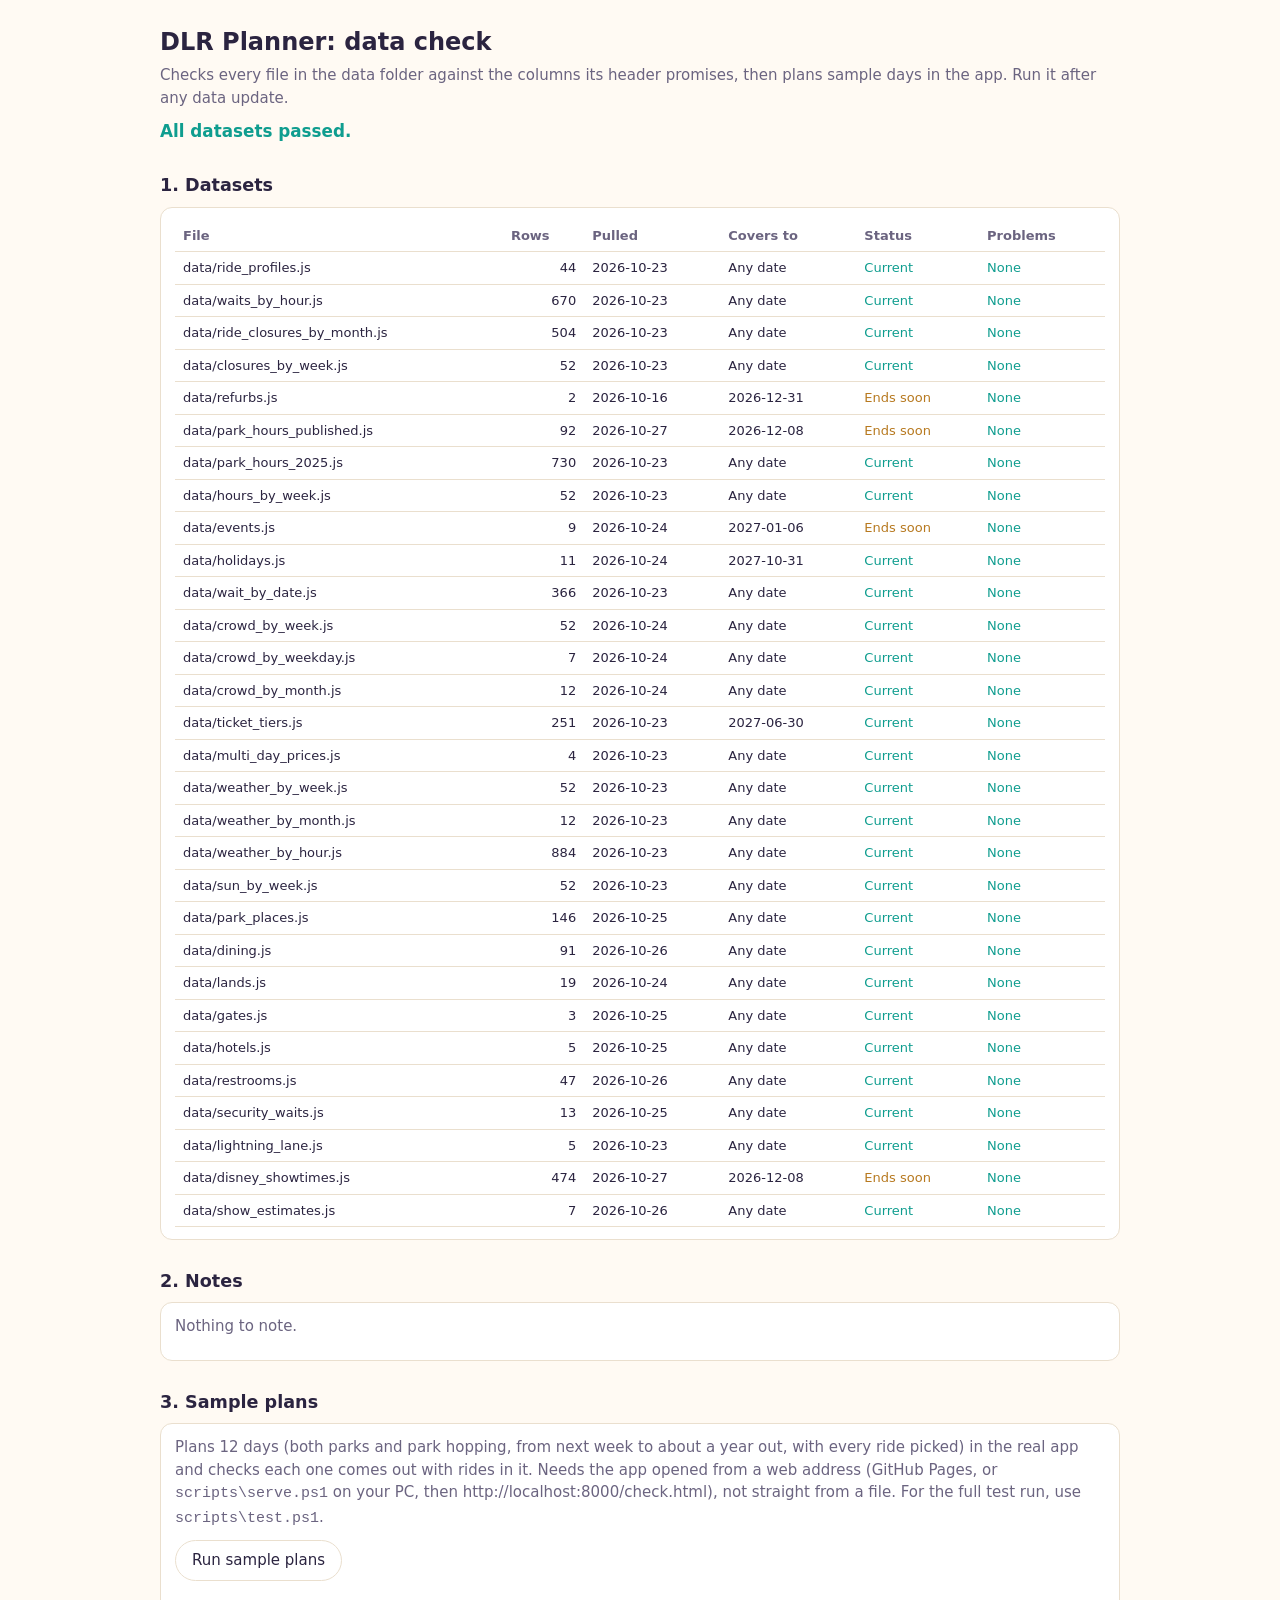
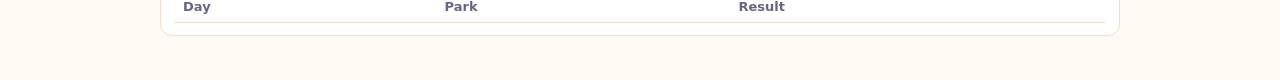
<file: check.html>
<!doctype html>
<html lang="en">
<head>
<meta charset="utf-8">
<meta name="viewport" content="width=device-width, initial-scale=1">
<title>Data check</title>
<!-- DLR Planner: checks every bundled dataset, then plans sample days in the real app. Open it after
     any data update (see UPDATING.md). It changes nothing; your saved settings are put back afterwards. -->
<style>
  :root { --bg: #fffaf3; --fg: #2b2440; --muted: #6b6480; --line: #eadfce; --ok: #0f9d8f; --warn: #b7791f; --bad: #d6336c; --panel: #fff; }
  @media (prefers-color-scheme: dark) { :root { --bg: #17141f; --fg: #ece8f5; --muted: #a9a3bb; --line: #3a3348; --ok: #3ddbc9; --warn: #fbbf24; --bad: #ff7eb6; --panel: #211c2c; } }
  body { margin: 0; background: var(--bg); color: var(--fg); font: 15px/1.5 system-ui, -apple-system, "Segoe UI", sans-serif; }
  main { max-width: 960px; margin: 0 auto; padding: 24px 16px 48px; }
  h1 { font-size: 1.5rem; margin: 0 0 4px; } h2 { font-size: 1.1rem; margin: 28px 0 8px; }
  p { margin: 0 0 10px; } .muted { color: var(--muted); }
  .box { background: var(--panel); border: 1px solid var(--line); border-radius: 12px; padding: 12px 14px; overflow-x: auto; }
  table { width: 100%; border-collapse: collapse; font-size: 13px; }
  th, td { text-align: left; padding: 6px 8px; border-bottom: 1px solid var(--line); vertical-align: top; }
  th { color: var(--muted); font-weight: 600; }
  td.n { text-align: right; font-variant-numeric: tabular-nums; }
  .ok { color: var(--ok); } .warn { color: var(--warn); } .bad { color: var(--bad); } .info { color: var(--muted); }
  .big { font-size: 1.05rem; font-weight: 600; }
  button { font: inherit; padding: 8px 16px; border-radius: 999px; border: 1px solid var(--line); background: var(--panel); color: var(--fg); cursor: pointer; }
  iframe { width: 1px; height: 1px; border: 0; position: absolute; left: -9999px; }
</style>
</head>
<body>
<main>
  <h1>DLR Planner: data check</h1>
  <p class="muted">Checks every file in the data folder against the columns its header promises, then plans sample days in the app. Run it after any data update.</p>
  <p id="sum" class="big"></p>

  <h2>1. Datasets</h2>
  <div class="box"><table id="ds"><thead><tr><th>File</th><th class="n">Rows</th><th>Pulled</th><th>Covers to</th><th>Status</th><th>Problems</th></tr></thead><tbody></tbody></table></div>

  <h2>2. Notes</h2>
  <div class="box" id="notes"></div>

  <h2>3. Sample plans</h2>
  <div class="box">
    <p class="muted">Plans 12 days (both parks and park hopping, from next week to about a year out, with every ride picked) in the real app and checks each one comes out with rides in it. Needs the app opened from a web address (GitHub Pages, or <code>scripts\serve.ps1</code> on your PC, then http://localhost:8000/check.html), not straight from a file. For the full test run, use <code>scripts\test.ps1</code>.</p>
    <p><button type="button" id="run">Run sample plans</button></p>
    <table id="plans"><thead><tr><th>Day</th><th>Park</th><th>Result</th></tr></thead><tbody></tbody></table>
  </div>
</main>
<script src="vendor/d3.min.js"></script>
<script src="data/manifest.js"></script>
<script>window.PDP_NO_FORECAST = true;</script>
<script src="shim.js"></script>
<script>
(function () {
  const $ = (s) => document.querySelector(s);
  const el = (tag, cls, txt) => { const e = document.createElement(tag); if (cls) e.className = cls; if (txt != null) e.textContent = txt; return e; };
  const pad = (n) => String(n).padStart(2, '0');
  const iso = (d) => `${d.getFullYear()}-${pad(d.getMonth() + 1)}-${pad(d.getDate())}`;
  const today = iso(new Date());
  const issues = window.PDP_DATA_ISSUES || [];
  const LBL = { current: ['ok', 'Current'], soon: ['warn', 'Ends soon'], ended: ['bad', 'Past its end date'], review: ['warn', 'Due for a refresh'] };
  let errors = 0, warns = 0;
  dash.datasets().forEach(id => {
    const m = dash.meta(id) || {}, d = dash.data(id), mine = issues.filter(x => x.id === id && x.level !== 'info');
    const tr = el('tr'); const st = LBL[dash.dataStatus(id, today)];
    tr.append(el('td', '', 'data/' + id + '.js'), el('td', 'n', d.status === 'ok' ? String(d.data.length) : '-'), el('td', '', m.pulled || ''), el('td', '', m.until || 'Any date'), el('td', st[0], st[1]));
    const p = el('td'); if (!mine.length) p.append(el('span', 'ok', 'None'));
    mine.forEach(x => { if (x.level === 'error') errors++; else warns++; p.append(el('div', x.level === 'error' ? 'bad' : 'warn', x.msg)); });
    tr.append(p); $('#ds tbody').append(tr);
  });
  const info = issues.filter(x => x.level === 'info');
  if (!info.length) $('#notes').append(el('p', 'muted', 'Nothing to note.'));
  info.forEach(x => $('#notes').append(el('p', 'info', `data/${x.id}.js: ${x.msg}.`)));
  const sum = () => $('#sum').replaceChildren(el('span', errors ? 'bad' : warns ? 'warn' : 'ok',
    errors ? `${errors} problem${errors > 1 ? 's' : ''} to fix (see the table).` : warns ? `Loads, with ${warns} warning${warns > 1 ? 's' : ''} (see the table).` : 'All datasets passed.'));
  sum();

  // ---- sample plans: drive the real app in a hidden frame, then put the viewer's saved settings back
  $('#run').addEventListener('click', () => {
    if (!location.protocol.startsWith('http')) { $('#plans tbody').replaceChildren(el('tr')); $('#plans tbody tr').append(el('td', 'warn', 'Open this page from a web address to run the sample plans.')); return; }
    $('#run').disabled = true; $('#plans tbody').textContent = '';
    let saved = null; try { saved = localStorage.getItem('pdp-state'); } catch (e) { /* private window */ }
    const f = el('iframe'); f.src = 'index.html?nobusy'; document.body.append(f);
    const wait = (ms) => new Promise(r => setTimeout(r, ms));
    f.addEventListener('load', async () => {
      const w = f.contentWindow, doc = f.contentDocument, errs = [];
      w.addEventListener('error', (e) => errs.push(e.message));
      await wait(1500);
      doc.getElementById('tab-plan').click(); await wait(300);
      const days = [7, 45, 120, 300].map(n => { const d = new Date(); d.setDate(d.getDate() + n); return iso(d); });
      let bad = 0;
      for (const park of ['Disneyland', 'California Adventure', 'Hopper']) {
        const pb = doc.querySelector(`#dp-park button[data-v="${park}"]`); if (pb) pb.click(); await wait(300);
        const all = [...doc.querySelectorAll('#dp-rides button.qt-link')].find(b => b.textContent === 'Everything'); if (all) all.click(); await wait(200);
        for (const day of days) {
          const inp = doc.getElementById('dp-date'); inp.value = day; inp.dispatchEvent(new Event('change', { bubbles: true })); await wait(700);
          const text = doc.getElementById('panel-plan').innerText, m = text.match(/(\d+) of (\d+) rides/), n0 = errs.length;
          const ok = m && +m[1] > 0 && !errs.length;
          if (!ok) bad++;
          const tr = el('tr'); tr.append(el('td', '', day), el('td', '', park), el('td', ok ? 'ok' : 'bad', ok ? `${m[1]} of ${m[2]} rides planned` : (errs[n0 - 1] || errs[0] || 'No plan came out')));
          $('#plans tbody').append(tr);
        }
      }
      f.remove(); await wait(600);
      try { if (saved == null) localStorage.removeItem('pdp-state'); else localStorage.setItem('pdp-state', saved); } catch (e) { /* ignore */ }
      $('#run').disabled = false;
      if (bad) { errors += bad; sum(); }
      const tr = el('tr'); tr.append(el('td', bad ? 'bad big' : 'ok big', bad ? `${bad} of 12 plans failed` : 'All 12 plans worked')); tr.firstChild.colSpan = 3; $('#plans tbody').append(tr);
    }, { once: true });
  });
})();
</script>
</body>
</html>
</file>
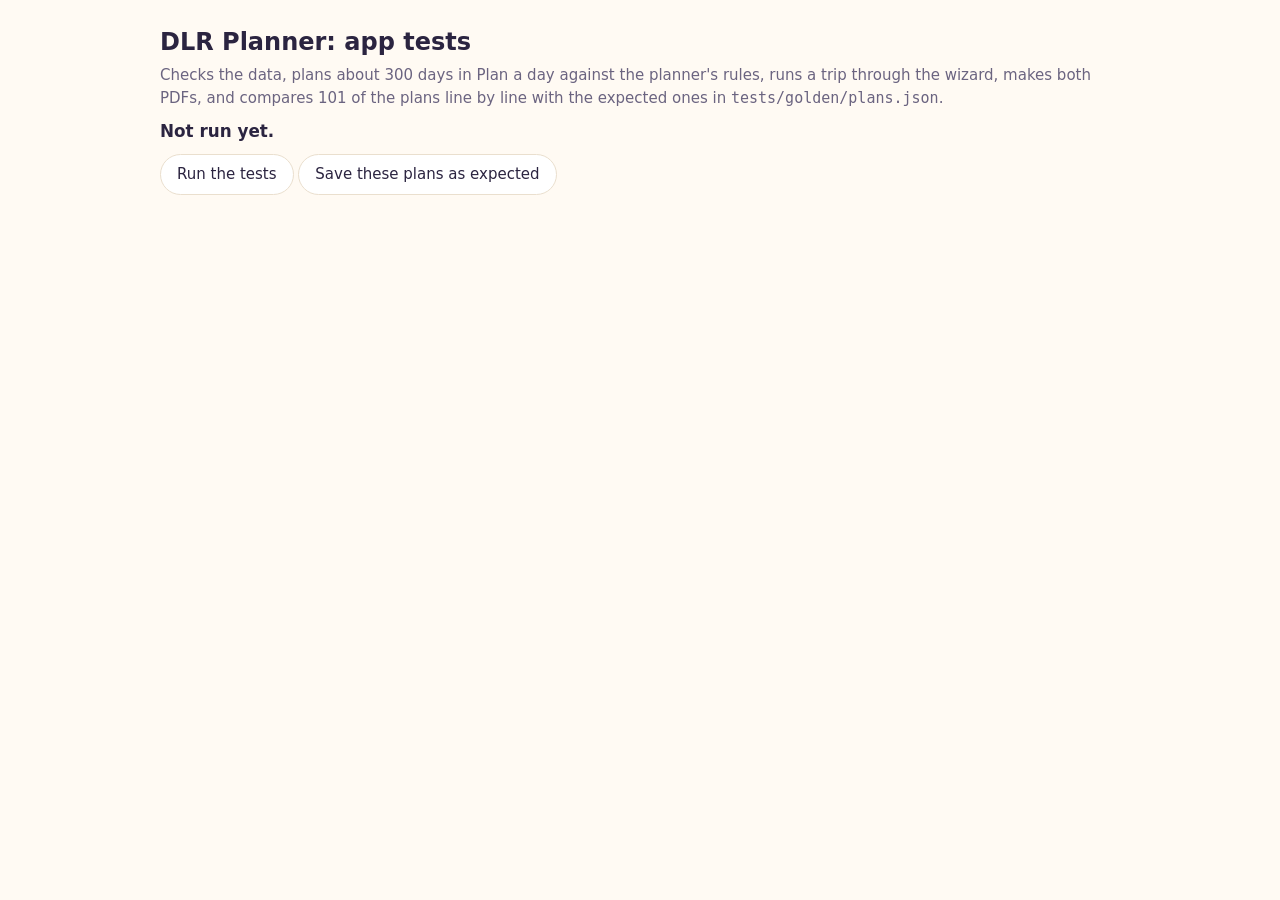
<file: tests/run.html>
<!doctype html>
<html lang="en">
<head>
<meta charset="utf-8">
<meta name="viewport" content="width=device-width, initial-scale=1">
<title>App tests</title>
<!-- DLR Planner: the full test run. scripts\test.ps1 opens it for you and prints the result; you can also open
     http://localhost:8000/tests/run.html while scripts\serve.ps1 is running. It drives the real app in a hidden
     frame, as if today were TODAY below, so the results don't drift from day to day. It changes nothing in the
     app's files, and your saved settings are put back afterwards. See tests/README.md. -->
<style>
  :root { --bg: #fffaf3; --fg: #2b2440; --muted: #6b6480; --line: #eadfce; --ok: #0f9d8f; --bad: #d6336c; --warn: #b7791f; --panel: #fff; }
  @media (prefers-color-scheme: dark) { :root { --bg: #17141f; --fg: #ece8f5; --muted: #a9a3bb; --line: #3a3348; --ok: #3ddbc9; --bad: #ff7eb6; --warn: #fbbf24; --panel: #211c2c; } }
  body { margin: 0; background: var(--bg); color: var(--fg); font: 15px/1.5 system-ui, -apple-system, "Segoe UI", sans-serif; }
  main { max-width: 960px; margin: 0 auto; padding: 24px 16px 48px; }
  h1 { font-size: 1.5rem; margin: 0 0 4px; } h2 { font-size: 1.1rem; margin: 24px 0 8px; }
  p { margin: 0 0 10px; } .muted { color: var(--muted); } .ok { color: var(--ok); } .bad { color: var(--bad); } .warn { color: var(--warn); }
  .big { font-size: 1.05rem; font-weight: 600; }
  .box { background: var(--panel); border: 1px solid var(--line); border-radius: 12px; padding: 12px 14px; overflow-x: auto; }
  pre { white-space: pre-wrap; font-size: 12px; margin: 6px 0 12px; }
  button { font: inherit; padding: 8px 16px; border-radius: 999px; border: 1px solid var(--line); background: var(--panel); color: var(--fg); cursor: pointer; }
  iframe { width: 1280px; height: 900px; border: 0; position: absolute; left: -10000px; top: 0; }
</style>
</head>
<body>
<main>
  <h1>DLR Planner: app tests</h1>
  <p class="muted">Checks the data, plans about 300 days in Plan a day against the planner's rules, runs a trip through the wizard, makes both PDFs, and compares 101 of the plans line by line with the expected ones in <code>tests/golden/plans.json</code>.</p>
  <p id="sum" class="big">Not run yet.</p>
  <p><button type="button" id="run">Run the tests</button> <button type="button" id="upd" title="Save today's plans as the expected ones (after you've checked the changes are wanted)">Save these plans as expected</button></p>
  <div id="out"></div>
</main>
<script>
(function () {
  // The app acts as if this were today. Changing it changes every plan, so save new expected plans after (test.ps1 -Update).
  const TODAY = '2026-11-02';
  // days ahead of TODAY to plan: published hours and showtimes, then typical hours further out
  const DAYS_AHEAD = [3, 10, 25, 40, 75, 130, 200, 300];
  // plans on these days are also compared line by line with tests/golden/plans.json (every setting, every park it runs in);
  // a setting with golden: [days] is compared on those days too (three-rides on a summer day, for the heat)
  const GOLDEN_AHEAD = [10, 130];
  const PARKS = ['Disneyland', 'California Adventure', 'Hopper'];
  const q = new URLSearchParams(location.search), AUTO = q.has('auto'), UPDATE = q.has('update');
  const $ = (s) => document.querySelector(s);
  const el = (tag, cls, txt) => { const e = document.createElement(tag); if (cls) e.className = cls; if (txt != null) e.textContent = txt; return e; };
  const wait = (ms) => new Promise(r => setTimeout(r, ms));
  const addDays = (iso, n) => { const d = new Date(iso + 'T12:00:00Z'); d.setUTCDate(d.getUTCDate() + n); return d.toISOString().slice(0, 10); };
  const clock = (t) => { const h = Math.floor(t + 1e-9), m = Math.round((t - h) * 60); return `${h}:${String(m).padStart(2, '0')}`; };

  // Settings to plan each day with. Each one changes a few things from the app's defaults.
  // rides: which quick pick (head = Headliners only, all = Everything, kids = Good for little kids, three = the first 3 headliners: a light day)
  const VARIANTS = {
    'default': { rides: 'head' },
    'everything-no-break': { rides: 'all', brk: 0 },
    'little-kids-relaxed': { rides: 'kids', pace: 'relaxed', hotel: 'art', height: 40 },
    'go-go-no-ll-10am': { rides: 'head', pace: 'fast', ll: false, win: { start: '10' } },
    'repeats-back-to-back': { rides: 'head', b2b: true, reps: 3 },
    'repeats-hour-apart': { rides: 'head', b2b: false, reps: 3, brk: 0 },
    'break-2h-at-1pm': { rides: 'all', brk: 2, brkAt: '13', hotel: 'dlh' },
    'leave-by-4pm': { rides: 'head', win: { end: 'set', endAt: '16:00' } },
    'start-1pm': { rides: 'head', win: { start: '13' } },
    'single-pass-fewest-steps': { rides: 'all', single: true, walk: 4, brk: 0 },
    'sit-down-meals': { rides: 'head', dine: true, hotel: 'pp' },
    'custom-hotel-4h-break': { rides: 'all', hotel: 'custom', custom: 45, brk: 4, walk: 0 },
    'three-rides': { rides: 'three', golden: [300] },
    // Park Hopper days with a restaurant picked in one park or both (parks: planned on these only). dine: meal -> 'park|restaurant';
    // start: Starting park; none: a park with no rides picked; lunchAt / dinnerAt: a chosen meal time
    'hop-dinner-dca-start-dl': { parks: ['Hopper'], rides: 'head', brk: 0, start: 'Disneyland', dine: { dinner: 'California Adventure|Lamplight Lounge' } },
    'hop-lunch-dca-start-dl': { parks: ['Hopper'], rides: 'head', brk: 0, start: 'Disneyland', dine: { lunch: 'California Adventure|Wine Country Trattoria' } },
    'hop-meal-each-park': { parks: ['Hopper'], rides: 'head', brk: 0, dine: { lunch: 'Disneyland|Blue Bayou Restaurant', dinner: 'California Adventure|Carthay Circle Restaurant' } },
    'hop-dinner-dca-auto': { parks: ['Hopper'], rides: 'head', brk: 0, dine: { dinner: 'California Adventure|Lamplight Lounge' } },
    'hop-dinner-dca-break': { parks: ['Hopper'], rides: 'head', start: 'Disneyland', dine: { dinner: 'California Adventure|Lamplight Lounge' } },
    'hop-lunch-dl-start-dca-break': { parks: ['Hopper'], rides: 'head', start: 'California Adventure', dine: { lunch: 'Disneyland|Blue Bayou Restaurant' } },
    'hop-dinner-dca-shortest-waits': { parks: ['Hopper'], rides: 'head', brk: 0, walk: 0, dine: { dinner: 'California Adventure|Lamplight Lounge' } },
    'hop-dinner-dca-fewest-steps': { parks: ['Hopper'], rides: 'head', brk: 0, walk: 4, dine: { dinner: 'California Adventure|Lamplight Lounge' } },
    'hop-dinner-only-in-dca': { parks: ['Hopper'], rides: 'head', none: 'California Adventure', brk: 0, start: 'Disneyland', dine: { dinner: 'California Adventure|Lamplight Lounge' } },
    'hop-timed-dinner-dca': { parks: ['Hopper'], rides: 'head', brk: 0, start: 'Disneyland', lunchAt: '12', dinnerAt: '18.5', dine: { dinner: 'California Adventure|Lamplight Lounge' } }
  };

  let results, golden = null, fresh = {};
  const section = (name) => { const s = { name, pass: 0, fail: 0, items: [] }; results.sections.push(s); return s; };
  const check = (s, name, ok, msg) => { if (ok) s.pass++; else { s.fail++; s.items.push({ name, msg }); } };

  // ---- the planner's rules, checked on every plan. segs: [{ park, start, end, ctx, steps }], times in hours
  function rules(segs, o) {
    const bad = [], all = segs.flatMap(g => g.steps.map(s => Object.assign({ seg: g }, s)));
    segs.forEach(g => {
      g.steps.forEach((s, i) => {
        const n = g.steps[i + 1];
        if (n && n.t < s.t - 1 / 60) bad.push(`steps out of order at ${clock(s.t)} (${s.ride || s.meal})`);
        if (s.mealKind === 'lunch' && s.t < 11 - 1e-6) bad.push(`lunch at ${clock(s.t)}, before 11 am`);
        if (s.mealKind && (s.t < g.start - 0.02 || s.t + (s.dur || 0) / 60 > g.end + 0.05)) bad.push(`${s.mealKind} at ${clock(s.t)} outside the time in the park (${clock(g.start)}–${clock(g.end)})`);
        if (s.ride && s.r && s.r.refurb) bad.push(`${s.r.name} is planned while closed for refurbishment`);
        if (s.ride && s.t > g.ctx.close + 0.01) bad.push(`${s.ride} at ${clock(s.t)}, after ${g.park} closes (${clock(g.ctx.close)})`);
        if (s.ride && /undefined|NaN/.test(s.ride)) bad.push(`ride name reads "${s.ride}"`);
      });
    });
    // repeat rides at least an hour apart unless back to back is allowed
    if (!o.b2b) {
      const last = new Map();
      all.filter(s => s.ride && s.r).forEach(s => { const k = s.r.park + '|' + s.r.name; if (last.has(k) && s.t - last.get(k) < 1 - 0.02) bad.push(`${s.r.name} twice within an hour (${clock(last.get(k))}, ${clock(s.t)})`); last.set(k, s.t); });
    }
    // a day in the park over lunchtime eats lunch there
    const inPark = segs.reduce((h, g) => h + Math.max(0, Math.min(g.end, 14) - Math.max(g.start, 11.5)), 0);
    if (inPark >= 2.4 && !all.some(s => s.mealKind === 'lunch')) bad.push('no lunch, though the plan is in the park from 11:30 to 2');
    return bad;
  }
  // the plan as the app built it, as segments the rules can read
  function segsOf(w) {
    const L = w.eval('dpLast'), P = L.P, out = [];
    if (P.hop) {
      [['day', P.H], ['with break', P.Hb]].forEach(([nm, H]) => { if (H) out.push([nm, H.segs.map(g => ({ park: g.park, start: g.start, end: g.end, ctx: g.ctx, steps: g.steps }))]); });
    } else {
      const c = L.ctx, W = P.win;
      out.push(['stay', [{ park: c.park, start: W.t0, end: P.stay.leave, ctx: c, steps: P.stay.plan.steps }]]);
      if (P.split) out.push(['split', [{ park: c.park, start: W.t0, end: P.split.brk, ctx: c, steps: P.split.morning.steps }, { park: c.park, start: P.split.ret, end: P.split.leave, ctx: c, steps: P.split.evening.steps }]]);
    }
    return out;
  }
  // what the page shows for the plan, kept as lines so changes are easy to read
  const SHOWN = ['dp-info', 'dp-warn', 'dp-stay-times', 'dp-stay-stats', 'dp-stay-steps', 'dp-stay-note', 'dp-split-times', 'dp-split-stats', 'dp-split-steps', 'dp-split-note'];
  // (one line per list item or row; textContent, since the plan not shown on screen is hidden)
  const tidy = (t) => t.replace(/\s+/g, ' ').trim();
  const shown = (doc) => SHOWN.flatMap(id => {
    const e = doc.getElementById(id); if (!e || !tidy(e.textContent)) return [];
    const line = (c) => c.children.length ? [...c.children].map(x => tidy(x.textContent)).filter(Boolean).join(' | ') : tidy(c.textContent);
    const lines = e.children.length ? [...e.children].map(line) : [tidy(e.textContent)];
    return [`[${id.replace('dp-', '')}]`, ...lines.filter(Boolean)];
  });

  async function loadApp() {
    const f = el('iframe'); f.src = '../index.html?nobusy&today=' + TODAY; document.body.append(f);
    await new Promise(r => f.addEventListener('load', r, { once: true }));
    const w = f.contentWindow; w.__errs = [];
    w.addEventListener('error', (e) => w.__errs.push(`${e.message} (${(e.filename || '').replace(/^.*\//, '')}:${e.lineno})`));
    w.addEventListener('unhandledrejection', (e) => w.__errs.push(String(e.reason && e.reason.stack || e.reason)));
    for (let i = 0; i < 50 && !w.document.querySelector('#dp-rides button'); i++) await wait(200); // data loaded and drawn
    return f;
  }
  const errsSince = (w, n) => w.__errs.slice(n);

  async function run() {
    $('#run').disabled = $('#upd').disabled = true; $('#out').textContent = ''; $('#sum').textContent = 'Running…';
    results = { app: '', today: TODAY, started: new Date().toISOString(), sections: [], golden: null };
    let saved = {}; try { Object.keys(localStorage).filter(k => k.startsWith('pdp-')).forEach(k => { saved[k] = localStorage.getItem(k); }); } catch (e) { /* private window */ }
    try { golden = await (await fetch('golden/plans.json', { cache: 'no-store' })).json(); } catch (e) { golden = null; }
    const f = await loadApp(), w = f.contentWindow, doc = f.contentDocument;
    results.app = String(w.PDP_VERSION || '');

    // 1. data and loading
    const S1 = section('Data and loading');
    (w.PDP_DATA_ISSUES || []).filter(x => x.level === 'error').forEach(x => check(S1, `data/${x.id}.js`, false, x.msg));
    check(S1, 'every data file checks out', !(w.PDP_DATA_ISSUES || []).some(x => x.level === 'error'), 'see above');
    check(S1, 'the app loads with no errors', !w.__errs.length, w.__errs.join('; '));
    check(S1, 'the test date took effect', w.eval('todayISO()') === TODAY, 'todayISO() is ' + w.eval('todayISO()'));
    { const want = { 0: '0 min', 30: '30 min', 59.6: '1 h', 60: '1 h', 84: '1 h 24 min', 90: '1 h 30 min', 120: '2 h', 330: '5 h 30 min' }, bad = [];
      for (const k in want) { const got = w.eval(`fmtDur(${k})`); if (got !== want[k]) bad.push(`fmtDur(${k}) is "${got}", not "${want[k]}"`); }
      check(S1, 'fmtDur shows minutes and hours', !bad.length, bad.join('; ')); }
    for (const b of doc.querySelectorAll('[role=tab][data-tab]')) { const n = w.__errs.length; b.click(); await wait(250); check(S1, `the ${b.textContent.trim()} tab opens`, !errsSince(w, n).length, errsSince(w, n).join('; ')); }
    { const txt = doc.body.innerText, bits = ['aria-', 'data-tab=', 'role="', '</', '">'].filter(x => txt.includes(x));
      check(S1, 'no markup shows as text on the page', !bits.length, 'found ' + bits.join(', ')); }
    const moreErr = /NaN|undefined|Invalid Date/;

    // 2. Plan a day: every park, date and setting
    const S2 = section('Plan a day: the planner rules');
    doc.getElementById('tab-plan').click(); await wait(300);
    w.pdfSave = async (pdf, name) => { w.__pdf = { name, pages: pdf.getNumberOfPages(), text: pdf.output() }; };
    const base = w.eval('JSON.parse(JSON.stringify({ brk: dpState.brk, brkAt: dpState.brkAt, b2b: dpState.b2b, ll: dpState.ll, single: dpState.single, hotel: dpState.hotel, custom: dpState.custom, pace: dpState.pace, start: dpState.start, walk: dpState.walk, height: dpState.height, win: dpState.win }))');
    const D = w.eval('Object.fromEntries(DAY_IDS.map(id => [id, dash.data(id).data]))');
    let n = 0;
    for (const ahead of DAYS_AHEAD) {
      const iso = addDays(TODAY, ahead);
      for (const park of PARKS) {
        for (const [vn, v] of Object.entries(VARIANTS)) {
          if (v.parks && !v.parks.includes(park)) continue;
          const key = `${iso} ${park} ${vn}`, e0 = w.__errs.length;
          try {
            const st = w.eval('dpState');
            Object.assign(st, JSON.parse(JSON.stringify(base)), { date: iso, park, dine: { lunch: null, dinner: null }, lunchAt: v.lunchAt || 'auto', dinnerAt: v.dinnerAt || 'auto' });
            ['brk', 'brkAt', 'b2b', 'll', 'single', 'hotel', 'custom', 'pace', 'walk', 'height', 'start'].forEach(k => { if (v[k] !== undefined) st[k] = v[k]; });
            if (v.win) st.win = Object.assign({}, st.win, v.win);
            for (const p of ['Disneyland', 'California Adventure']) {
              const ctx = w.dayContext(iso, p, D);
              const pick = v.rides === 'all' ? () => true : v.rides === 'kids' ? w.eval('kidPick') : (r) => r.head;
              const names = v.none === p ? [] : ctx.rides.filter(pick).map(r => r.name).slice(0, v.rides === 'three' ? 3 : Infinity);
              st.rides[p] = new w.Set(names);
              st.reps[p] = new w.Map(v.reps ? names.slice(0, v.reps).map(x => [x, 2]) : []);
              if (v.dine === true && p === (park === 'Hopper' ? 'Disneyland' : park)) {
                const picks = (w.eval('DINE_PICKS')[p] || []).filter(r => r.walkup || r.book);
                const lunch = picks.find(r => r.serves.includes('lunch')), dinner = picks.find(r => r.serves.includes('dinner') && r !== lunch);
                st.dine = { lunch: lunch ? lunch.key : null, dinner: dinner ? dinner.key : null };
              }
            }
            if (v.dine && typeof v.dine === 'object') st.dine = Object.assign({ lunch: null, dinner: null }, v.dine);
            w.drawDay(); w.dpFlush(); n++;
            const errs = errsSince(w, e0);
            const lines = shown(doc);
            if (GOLDEN_AHEAD.includes(ahead) || (v.golden || []).includes(ahead)) fresh[key] = lines;
            const odd = lines.filter(x => moreErr.test(x));
            const bad = [].concat(errs, odd.map(x => `shows "${x}"`));
            segsOf(w).forEach(([which, segs]) => rules(segs, { b2b: w.eval('dpState.b2b') }).forEach(b => bad.push(`${which}: ${b}`)));
            const L = w.eval('dpLast'), P = L.P, picked = ['Disneyland', 'California Adventure'].some(p => w.eval('dpState').rides[p].size);
            const done = P.hop ? P.H.done : P.stay.done, open = P.hop ? true : L.ctx.close > L.ctx.open;
            if (picked && open && !done) bad.push('no rides planned');
            // more time for left-over rides: never past close, at most 2 h past a set finish (unless it's for a picked or timed meal),
            // a shortened break keeps 1 h at the hotel
            { const S = w.eval('dpState'), W = P.hop ? P.H.win : P.win;
              const close = P.hop ? Math.max(...Object.values(P.H.ctxs).map(c => c.close)) : L.ctx.close;
              (P.hop ? [P.H, P.Hb] : [P.stay, P.split]).filter(Boolean).forEach(X => {
                if (X.leave > close + 1e-6) bad.push(`leaves at ${X.leave} after close (${close})`);
                if (S.win.end === 'set' && W.e != null && X.leave > W.e + 2 + 1e-6 && !(X.flex && X.flex.meals.length)) bad.push(`leaves at ${X.leave}, more than 2 h after the set finish`);
                if (X.flex && X.flex.kind === 'brk') { const h = P.hop ? w.hopHotel(X, S) : w.splitHotel(L.ctx, X, S);
                  if (!h || h.hotel < 60 - 1e-6) bad.push('a shortened break leaves under 1 h at the hotel'); }
              }); }
            if (ahead === 10 && vn === 'default') { w.__pdf = null; await w.exportDayPDF(); if (!w.__pdf || !w.__pdf.pages) bad.push('day PDF not made'); else if (/\((?:[^)]*?)(NaN|undefined)[^)]*\) Tj/.test(w.__pdf.text)) bad.push('day PDF shows NaN or undefined'); }
            check(S2, key, !bad.length, [...new Set(bad)].join('; '));
          } catch (err) { check(S2, key, false, 'crashed: ' + (err && err.stack || err)); }
          if (n % 12 === 0) { $('#sum').textContent = `Running… ${n} plans`; await wait(0); }
        }
      }
    }
    Object.assign(w.eval('dpState'), { lunchAt: 'auto', dinnerAt: 'auto' });
    // the restaurant chips: the tap rule (lunch if free, else dinner; second tap the other meal; third tap off; one-meal places skip the
    // meal they lack), and any pair of restaurants reachable in either order, on a Park Hopper day and on a one-park day
    try {
      const st = w.eval('dpState'), by = w.eval('DINE_BY_KEY');
      const dl = w.eval('DINE_PICKS')['Disneyland'].filter(x => x.serves.length === 2), dca = w.eval('DINE_PICKS')['California Adventure'].filter(x => x.serves.length === 2);
      const one = Object.values(by).find(x => x.park === 'California Adventure' && x.serves.length === 1 && x.serves[0] === 'dinner' && w.eval('DINE_PICKS')[x.park].some(y => y.key === x.key));
      // untagged taps (the plain rule), straight on dineTap; the chip click with its "Good for" tag is checked below
      const tapOf = (k) => { w.__k = k; w.eval('dineTap(dpState.dine, DINE_BY_KEY[window.__k])'); return w.eval('JSON.stringify(dpState.dine)'); };
      const S = (l, d) => JSON.stringify({ lunch: l ? l.key : null, dinner: d ? d.key : null });
      const [A, B] = [dca[0], dl[0]], bad = [];
      const run = (label, steps) => steps.forEach(([k, want], i) => { const got = tapOf(k.key); if (got !== want) bad.push(`${label}, tap ${i + 1} on ${k.name}: ${got}, wanted ${want}`); });
      Object.assign(st, JSON.parse(JSON.stringify(base)), { date: addDays(TODAY, 10), park: 'Hopper', dine: { lunch: null, dinner: null } });
      w.drawDay(); w.dpFlush();
      // hopper: DCA lunch + DL dinner, then DL lunch + DCA dinner, then replacement and the switch freeing its old slot
      run('hopper DCA lunch, DL dinner', [[A, S(A, null)], [B, S(A, B)]]);
      w.drawDay(); w.dpFlush();
      check(S2, 'DCA lunch and DL dinner both stay picked and the plan draws', doc.querySelectorAll('#dp-rides .qt-chip.dine[aria-pressed="true"]').length === 2 && !!w.eval('dpLast.P'),
        'dine ' + w.eval('JSON.stringify(dpState.dine)'));
      w.drawDay(); w.dpFlush(); st.dine = { lunch: null, dinner: null }; w.drawDay(); w.dpFlush();
      run('hopper DL lunch, DCA dinner', [[B, S(B, null)], [A, S(B, A)]]);
      st.dine = { lunch: null, dinner: null }; w.drawDay(); w.dpFlush();
      run('A dinner then B lunch (A tapped twice)', [[A, S(A, null)], [A, S(null, A)], [B, S(B, A)]]);
      st.dine = { lunch: null, dinner: null }; w.drawDay(); w.dpFlush();
      run('switch and off', [[A, S(A, null)], [A, S(null, A)], [A, S(null, null)]]);
      const C = dca[1] || dl[1];
      st.dine = { lunch: null, dinner: null }; w.drawDay(); w.dpFlush();
      run('both slots full: a new chip takes dinner', [[A, S(A, null)], [B, S(A, B)], [C, S(A, C)]]);
      st.dine = { lunch: null, dinner: null }; w.drawDay(); w.dpFlush();
      run('switching replaces the other meal pick and frees the old slot', [[A, S(A, null)], [B, S(A, B)], [A, S(null, A)]]);
      if (one) {
        st.dine = { lunch: null, dinner: null }; w.drawDay(); w.dpFlush();
        const O = { key: one.key, name: one.name };
        run('one-meal restaurant (dinner only)', [[O, JSON.stringify({ lunch: null, dinner: one.key })], [O, S(null, null)]]);
      } else bad.push('no dinner-only restaurant found to test');
      // one-park day: Disneyland only, two restaurants, then switching
      Object.assign(st, { park: 'Disneyland', dine: { lunch: null, dinner: null } }); w.drawDay(); w.dpFlush();
      const B2 = dl[1];
      run('one-park day', [[B, S(B, null)], [B2, S(B, B2)], [B, S(null, B)]]);
      Object.assign(st, { park: 'Hopper', dine: { lunch: null, dinner: null } });
      check(S2, 'restaurant chips: tap rule, any pair reachable in either order, one-meal places, one-park day', !bad.length, bad.join('; '));
    } catch (err) { check(S2, 'restaurant tap', false, 'crashed: ' + (err && err.stack || err)); }
    // restaurant tap with "Good for" tags (dineTap's third argument): tagged meal if free, else the other, else replaces the tagged holder
    try {
      const picks = w.eval('DINE_PICKS'), two = [].concat(picks['Disneyland'], picks['California Adventure']).filter(x => x.serves.length === 2);
      const oneM = [].concat(picks['Disneyland'], picks['California Adventure']).find(x => x.serves.length === 1);
      const [X, Y, Z] = two, bad = [], d = { lunch: null, dinner: null };
      const T = (dine, r, tags) => { w.__d = dine; w.__r = r; w.__t = tags; w.eval('dineTap(window.__d, window.__r, window.__t)'); return JSON.stringify(dine); };
      const exp = (label, got, l, dn) => { const want = JSON.stringify({ lunch: l ? l.key : null, dinner: dn ? dn.key : null }); if (got !== want) bad.push(`${label}: ${got}, wanted ${want}`); };
      let e = { lunch: null, dinner: null };
      exp('tagged dinner, both free', T(e, X, ['dinner']), null, X);
      e = { lunch: null, dinner: null }; exp('tagged lunch, free', T(e, X, ['lunch']), X, null);
      e = { lunch: Y.key, dinner: null }; exp('tagged lunch held by another -> dinner', T(e, X, ['lunch']), Y, X);
      e = { lunch: Y.key, dinner: Z.key }; exp('both full: replaces the tagged holder', T(e, X, ['lunch']), X, Z);
      e = { lunch: null, dinner: null }; T(e, X, ['dinner']); exp('second tap switches', T(e, X, ['dinner']), X, null);
      e = { lunch: Y.key, dinner: null }; T(e, X, ['dinner']); exp('second tap drops the holder', T(e, X, ['dinner']), X, null);
      e = { lunch: null, dinner: null }; T(e, X, ['dinner']); T(e, X, ['dinner']); exp('third tap removes', T(e, X, ['dinner']), null, null);
      e = { lunch: null, dinner: null }; exp('tagged both: lunch first', T(e, X, ['lunch', 'dinner']), X, null);
      e = { lunch: null, dinner: null }; exp('untagged: lunch if free', T(e, X), X, null);
      e = { lunch: Y.key, dinner: null }; exp('untagged: else dinner', T(e, X, []), Y, X);
      if (oneM) { e = { lunch: null, dinner: null }; const got = T(e, oneM, [oneM.serves[0] === 'lunch' ? 'dinner' : 'lunch']);
        if (got !== JSON.stringify(oneM.serves[0] === 'lunch' ? { lunch: oneM.key, dinner: null } : { lunch: null, dinner: oneM.key })) bad.push('one-meal restaurant goes to its meal: ' + got); }
      e = { lunch: null, dinner: null }; T(e, X, ['dinner']); exp('any pair: X dinner then Y lunch', T(e, Y, ['lunch']), Y, X);
      e = { lunch: null, dinner: null }; T(e, X, ['lunch']); exp('any pair: X lunch then Y dinner', T(e, Y, ['lunch']), X, Y);
      // a real click on a tagged chip goes to its tagged meal
      Object.assign(w.eval('dpState'), JSON.parse(JSON.stringify(base)), { date: addDays(TODAY, 10), park: 'Hopper', dine: { lunch: null, dinner: null } });
      w.drawDay(); w.dpFlush();
      const gc = doc.querySelector('#dp-rides .qt-chip.dine.good');
      if (gc) { const tag = (gc.querySelector('.dgood') || {}).textContent || '', key = gc.dataset.key, r = w.eval('DINE_BY_KEY')[key];
        gc.click(); const got = w.eval('dpState.dine'), m = /lunch/.test(tag.split(' Good for')[1] || '') ? 'lunch' : 'dinner';
        if (r.serves.length === 2 && got[m] !== key) bad.push(`click on a chip tagged for ${m}: ${JSON.stringify(got)}`); }
      else bad.push('no chip tagged Good for after the plan');
      w.eval('dpState').dine = { lunch: null, dinner: null };
      check(S2, 'restaurant chip tags: tagged meal first, other meal if taken, replace when both full, second tap switches, third removes', !bad.length, bad.join('; '));
    } catch (err) { check(S2, 'restaurant tap tags', false, 'crashed: ' + (err && err.stack || err)); }
    // chosen meal times: lunch around 1 pm and dinner around 6 pm start within half an hour of it, or the plan says why not
    try {
      const st = w.eval('dpState'), bad = [];
      for (const park of PARKS) {
        Object.assign(st, JSON.parse(JSON.stringify(base)), { date: addDays(TODAY, 10), park, lunchAt: '13', dinnerAt: '18', dine: { lunch: null, dinner: null } });
        w.drawDay(); w.dpFlush();
        const P = w.eval('dpLast').P;
        (P.hop ? [P.H, P.Hb] : [P.stay, P.split]).filter(Boolean).forEach((X, i) => {
          const steps = P.hop ? X.flat : X.plan ? X.plan.steps : X.morning.steps.concat(X.evening.steps);
          [['lunch', 13], ['dinner', 18]].forEach(([k, T]) => { const m = steps.find(x => x.mealKind === k);
            if (!(m && Math.abs(m.t - T) <= 0.6) && !(X.mealNote || '').toLowerCase().includes(k)) bad.push(`${park} plan ${i + 1}: ${k} at ${m ? m.t.toFixed(2) : 'none'}, no note`); });
        });
      }
      Object.assign(st, { lunchAt: 'auto', dinnerAt: 'auto' });
      check(S2, 'chosen meal times are kept, or the plan says why not', !bad.length, bad.join('; '));
    } catch (err) { check(S2, 'meal times', false, 'crashed: ' + (err && err.stack || err)); }
    // a one-park day offers only its park's restaurants: a pick saved for the other park comes off, and the plan says so
    try {
      const st = w.eval('dpState');
      Object.assign(st, JSON.parse(JSON.stringify(base)), { date: addDays(TODAY, 10), park: 'Disneyland', dine: { lunch: null, dinner: 'California Adventure|Lamplight Lounge' } });
      w.drawDay(); w.dpFlush();
      const note = doc.getElementById('dp-dinenote'), chip = doc.querySelector('#dp-rides .qt-chip.dine[data-key^="California Adventure"]');
      check(S2, 'a restaurant in the other park comes off a one-park day, with a note', !st.dine.dinner && !chip && note && !note.hidden && /Lamplight Lounge/.test(note.textContent),
        `dinner ${st.dine.dinner}; other-park chip ${chip ? 'shown' : 'not shown'}; note: ${note ? note.textContent : 'none'}`);
      st.dine = { lunch: null, dinner: null };
    } catch (err) { check(S2, 'other-park restaurant', false, 'crashed: ' + (err && err.stack || err)); }
    // a ride closed for refurbishment on the date: its chip is greyed out and can't be picked
    try {
      const st = w.eval('dpState'), rf = (w.eval("dash.data('refurbs').data") || []).find(r => r.start && (!r.end || r.end >= TODAY));
      if (rf) {
        const iso = rf.start > TODAY ? rf.start : TODAY;
        Object.assign(st, JSON.parse(JSON.stringify(base)), { date: iso, park: rf.park, dine: { lunch: null, dinner: null } }); st.rides[rf.park].add(rf.ride);
        w.drawDay(); w.dpFlush();
        const chip = [...doc.querySelectorAll('#dp-rides .qt-chip')].find(b => b.textContent.startsWith(rf.ride));
        check(S2, 'a closed ride\'s chip is greyed out and off the list', !!chip && chip.disabled && !st.rides[rf.park].has(rf.ride), `${rf.ride} on ${iso}: ${chip ? (chip.disabled ? 'disabled' : 'enabled') : 'no chip'}`);
      }
    } catch (err) { check(S2, 'closed ride chip', false, 'crashed: ' + (err && err.stack || err)); }

    // 3. Trip wizard: a 3-day trip with a break day, every step, then the trip PDF
    const S3 = section('Trip wizard');
    try {
      doc.getElementById('tab-wizard').click(); await wait(300);
      const tp = w.eval('tpState'); Object.assign(tp, { days: 3, rest: 1, ticket: 'hopper', auto: false, start: addDays(TODAY, 30), manual: null });
      w.eval('wz.step = 0; wz.days = null; wz.key = ""'); w.syncGlobals();
      const steps = [];
      const visible = (id) => { const b = doc.getElementById(id); return b && b.offsetParent ? b : null; };
      for (const id of ['wz-trip-next', 'wz-dates-next', 'wz-setup-next']) { const e0 = w.__errs.length, b = visible(id); if (!b) { check(S3, `button ${id}`, false, 'not shown'); continue; } b.click(); await wait(400); steps.push(id); check(S3, `step after ${id}`, !errsSince(w, e0).length, errsSince(w, e0).join('; ')); }
      // then the rides step (spread them, keeping Park Hopper if asked) and Next through each day page
      for (let i = 0; i < 12; i++) {
        const nx = [...doc.querySelectorAll('#panel-wizard button')].find(b => b.offsetParent && /^(Next|Spread across|No, keep)/.test(b.textContent.trim()) && !['wz-trip-next', 'wz-dates-next', 'wz-setup-next'].includes(b.id));
        if (!nx) break;
        const e0 = w.__errs.length, label = nx.textContent.trim(); nx.click(); await wait(400);
        const text = doc.getElementById('panel-wizard').innerText, odd = text.split('\n').filter(x => moreErr.test(x));
        check(S3, label, !errsSince(w, e0).length && !odd.length, errsSince(w, e0).concat(odd.map(x => `shows "${x.trim()}"`)).join('; '));
      }
      const days = w.eval('wz.days ? Object.keys(wz.days).length : 0');
      check(S3, 'the wizard planned the park days', days >= 3, `${days} days planned`);
      w.__pdf = null; const e0 = w.__errs.length; await w.exportTripPDF();
      check(S3, 'trip PDF made', !!(w.__pdf && w.__pdf.pages >= 2) && !errsSince(w, e0).length, w.__pdf ? `${w.__pdf.pages} pages; ${errsSince(w, e0).join('; ')}` : 'no PDF; ' + errsSince(w, e0).join('; '));
      if (w.__pdf) check(S3, 'trip PDF has no NaN or undefined', !/\((?:[^)]*?)(NaN|undefined)[^)]*\) Tj/.test(w.__pdf.text), 'found in the PDF text');
    } catch (err) { check(S3, 'wizard run', false, 'crashed: ' + (err && err.stack || err)); }

    // 4. compare every plan with the expected ones
    const S4 = section('Plans match the expected ones');
    const G = { compared: 0, changed: [], added: [], missing: [] };
    if (!golden) { check(S4, 'expected plans', false, 'tests/golden/plans.json not found: save them with  scripts\\test.ps1 -Update  once the plans look right'); }
    else {
      Object.keys(fresh).forEach(k => {
        if (!golden[k]) { G.added.push(k); return; }
        G.compared++;
        const a = golden[k], b = fresh[k];
        if (a.join('\n') === b.join('\n')) { S4.pass++; return; }
        const gone = a.filter(x => !b.includes(x)), came = b.filter(x => !a.includes(x));
        G.changed.push(k); S4.fail++;
        S4.items.push({ name: k, msg: [...gone.slice(0, 6).map(x => '- ' + x), ...came.slice(0, 6).map(x => '+ ' + x)].join('\n') || 'same lines, different order' });
      });
      G.missing = Object.keys(golden).filter(k => !fresh[k]);
      if (G.added.length || G.missing.length) check(S4, 'the same plans were made', false, `${G.added.length} new, ${G.missing.length} no longer made: save expected plans again if the settings list changed`);
    }
    results.golden = G;
    // saving new expected plans: the differences above are what's being accepted, so they don't count as failures
    if (UPDATE) { S4.pass += S4.fail; S4.fail = 0; S4.items = []; }

    // put things back: remove the app, then restore the viewer's saved settings
    f.remove(); await wait(300);
    try { Object.keys(localStorage).filter(k => k.startsWith('pdp-')).forEach(k => localStorage.removeItem(k)); Object.entries(saved).forEach(([k, v]) => localStorage.setItem(k, v)); } catch (e) { /* ignore */ }

    results.finished = new Date().toISOString();
    results.pass = results.sections.reduce((a, s) => a + s.pass, 0); results.fail = results.sections.reduce((a, s) => a + s.fail, 0);
    show();
    if (UPDATE) await save('tests/golden/plans.json', fresh, true);
    if (AUTO) await save('tests/results/latest.json', results);
    $('#run').disabled = $('#upd').disabled = false;
  }

  // saving goes through scripts\serve.ps1, which only writes inside tests\results and tests\golden
  async function save(file, obj, pretty) {
    try { const r = await fetch('/__save?file=' + encodeURIComponent(file), { method: 'POST', body: JSON.stringify(obj, null, pretty ? 1 : 0) }); if (!r.ok) throw new Error(r.status); $('#out').prepend(el('p', 'muted', `Saved ${file}.`)); }
    catch (e) { $('#out').prepend(el('p', 'bad', `Couldn't save ${file} (${e.message}). Saving needs scripts\\serve.ps1.`)); }
  }

  function show() {
    const R = results;
    $('#sum').replaceChildren(el('span', R.fail ? 'bad' : 'ok', R.fail ? `${R.fail} of ${R.pass + R.fail} checks failed.` : `All ${R.pass} checks passed.`));
    R.sections.forEach(s => {
      $('#out').append(el('h2', '', `${s.name}: ${s.fail ? s.fail + ' failed, ' : ''}${s.pass} passed`));
      if (!s.items.length) return;
      const box = el('div', 'box');
      s.items.slice(0, 60).forEach(x => { box.append(el('p', 'bad', x.name)); if (x.msg) box.append(el('pre', '', x.msg)); });
      if (s.items.length > 60) box.append(el('p', 'muted', `…and ${s.items.length - 60} more.`));
      $('#out').append(box);
    });
  }

  $('#run').addEventListener('click', run);
  $('#upd').addEventListener('click', async () => { if (!results) await run(); await save('tests/golden/plans.json', fresh, true); });
  if (!location.protocol.startsWith('http')) { $('#sum').textContent = 'Open this page through scripts\\serve.ps1 (http://localhost:8000/tests/run.html), not straight from the folder.'; $('#run').disabled = $('#upd').disabled = true; }
  else if (AUTO || UPDATE) run().catch(err => { $('#sum').textContent = 'The test run crashed: ' + err; if (AUTO) save('tests/results/latest.json', { crashed: String(err && err.stack || err), fail: 1, pass: 0, sections: [] }); });
})();
</script>
</body>
</html>
</file>
<file: css/app.css>
:root {
  --font-anthropic-sans: system-ui, -apple-system, "Segoe UI", Roboto, "Helvetica Neue", Arial, sans-serif;
  --font-anthropic-serif: Georgia, "Iowan Old Style", "Times New Roman", serif;
  --color-bg: #ffffff; --color-panel: #f6f6f4; --color-fg: #1d1d1b; --color-fg-muted: #6b6b66; --color-border-line: #e3e2dd;
  --color-ok: #2f7d4f; --color-warn: #a35a00; --color-bad: #c0392b;
  --cds-radius: 10px; --cds-pad-xs: 4px; --cds-pad-sm: 8px; --cds-pad-md: 12px; --cds-pad-lg: 18px; --cds-pad-xl: 24px;
  --cds-gap-xs: 4px; --cds-gap-sm: 8px; --cds-gap-md: 14px; --cds-gap-lg: 22px; --cds-gap-xl: 32px;
  --cds-font-size-caption: 13px; --cds-font-size-body: 15px; --cds-font-size-heading: 17px; --cds-font-size-title: 28px; --cds-font-weight-medium: 600;
  --cds-chart-muted: #b9b8b2; --cds-chart-grid: #ecebe7; --cds-chart-axis: #c9c8c2; --cds-chart-reference: #9a9993; --cds-chart-status-critical: #c0392b;
  --cds-surface-popover: #ffffff; --cds-border: #dddcd6; --cds-shadow-popover: 0 6px 20px rgba(0,0,0,.12); --cds-text-secondary: #6b6b66;
  --cds-dur-slow: 600ms; --cds-ease-out: cubic-bezier(.2,.8,.2,1);
  --c1: #2f6fd6; --c2: #e0662a; --c3: #c2410c; --c4: #0e7490; --c5: #2563eb; --c6: #7c3aed; --c7: #15803d; --c8: #b45309;
  color-scheme: light dark;
}
@media (prefers-color-scheme: dark) {
  :root {
    --color-bg: #131418; --color-panel: #1c1d22; --color-fg: #ecebe6; --color-fg-muted: #a09f99; --color-border-line: #2e2f35;
    --color-ok: #5fbf85; --color-warn: #e7a24a; --color-bad: #ef6b5b;
    --cds-chart-muted: #55555a; --cds-chart-grid: #26272c; --cds-chart-axis: #3a3b41; --cds-chart-reference: #7d7c78; --cds-chart-status-critical: #ef6b5b;
    --cds-surface-popover: #23242a; --cds-border: #34353b; --cds-shadow-popover: 0 6px 20px rgba(0,0,0,.5); --cds-text-secondary: #a09f99;
    --c1: #5b9cf5; --c2: #f0803f; --c3: #f97316; --c4: #22b8cf; --c5: #60a5fa; --c6: #a78bfa; --c7: #4ade80; --c8: #f59e0b;
  }
}
* { box-sizing: border-box; }
html, body { margin: 0; background: var(--color-bg); color: var(--color-fg); font-family: var(--font-anthropic-sans); font-size: var(--cds-font-size-body); line-height: 1.4; }
#dash-root { padding: 20px clamp(16px, 3vw, 40px) 40px; }
.dash-skeleton:empty, .qt-chart.dash-skeleton { background: linear-gradient(90deg, var(--color-panel), var(--color-border-line), var(--color-panel)); background-size: 200% 100%; animation: pdp-sk 1.4s linear infinite; border-radius: var(--cds-radius); }
span.dash-skeleton, b.dash-skeleton, div.v.dash-skeleton { color: transparent; }
@keyframes pdp-sk { to { background-position: -200% 0; } }
.app-bar { display: flex; flex-wrap: wrap; align-items: center; gap: var(--cds-gap-sm) var(--cds-gap-md); justify-content: space-between; }
.app-bar h1 { margin: 0; }
.app-actions { display: inline-flex; gap: var(--cds-gap-sm); }
.app-dialog { border: 1px solid var(--color-border-line); border-radius: var(--cds-radius); background: var(--color-panel); color: var(--color-fg); max-width: 32rem; width: calc(100% - 32px); padding: var(--cds-pad-lg); }
.app-dialog::backdrop { background: rgba(0,0,0,.45); }
.app-dialog h3 { margin: 0 0 var(--cds-gap-sm); }
.app-field { display: grid; gap: 4px; margin-bottom: var(--cds-gap-sm); font-size: var(--cds-font-size-caption); }
.app-field input { width: 100%; font-size: var(--cds-font-size-body); }


.qt { font-family: var(--font-anthropic-sans); color: var(--color-fg); max-width: 76rem; margin-inline: auto; }
.qt-head h1 { font-family: var(--font-anthropic-serif); font-weight: 400; font-size: var(--cds-font-size-title); margin: 0 0 var(--cds-gap-xs); }
.qt-take { font-size: var(--cds-font-size-body); color: var(--color-fg-muted); margin: 0 0 var(--cds-gap-lg); max-width: 60rem; line-height: 1.5; }
.qt .qt-take b, .qt .qt-tile b { font-weight: 500; color: var(--color-fg); }
.qt-tiles { display: grid; grid-template-columns: repeat(auto-fit, minmax(min(100%, 14rem), 1fr)); gap: var(--cds-gap-md); margin-bottom: var(--cds-gap-xl); }
.qt-tile, .qt-card { background: var(--color-panel); border: 1px solid var(--color-border-line); border-radius: var(--cds-radius); padding: var(--cds-pad-lg); }
.qt-tile .k { font-size: var(--cds-font-size-caption); color: var(--color-fg-muted); display: flex; align-items: center; gap: var(--cds-gap-xs); }
.qt-tile .v { font-family: var(--font-anthropic-serif); font-weight: 400; font-size: var(--cds-font-size-title); margin: var(--cds-gap-xs) 0; min-height: 1.3em; }
.qt-tile .s { font-size: var(--cds-font-size-caption); color: var(--color-fg-muted); font-variant-numeric: tabular-nums; min-height: 1.2em; }
.qt-sw { width: .625rem; height: .625rem; border-radius: 50%; display: inline-block; flex: none; }
.qt h2 { font-size: var(--cds-font-size-heading); font-weight: var(--cds-font-weight-medium); margin: var(--cds-gap-xl) 0 var(--cds-gap-sm); }
.qt-grid { display: grid; grid-template-columns: repeat(auto-fit, minmax(min(100%, 22rem), 1fr)); gap: var(--cds-gap-md); }
.qt-stack { display: grid; gap: var(--cds-gap-md); }
.qt-card h3 { font-size: var(--cds-font-size-heading); font-weight: var(--cds-font-weight-medium); margin: 0; }
.qt-note { font-size: var(--cds-font-size-caption); color: var(--color-fg-muted); margin: var(--cds-gap-xs) 0 var(--cds-gap-md); line-height: 1.45; }
.qt-legend { display: flex; flex-wrap: wrap; gap: var(--cds-gap-md); font-size: var(--cds-font-size-caption); color: var(--color-fg-muted); margin-bottom: var(--cds-gap-sm); align-items: center; }
.qt-legend span { display: inline-flex; align-items: center; gap: var(--cds-gap-xs); }
.qt-legend .band { width: .875rem; height: .625rem; border-radius: 2px; background: var(--color-fg-muted); opacity: .18; display: inline-block; }
.qt-chart { position: relative; width: 100%; }
.qt-chart.tall { min-height: 300px; }
.qt-chart.mid { min-height: 240px; }
.qt-chart svg { display: block; overflow: visible; }
.qt-chart text { font-family: var(--font-anthropic-sans); }
.qt-tip { position: absolute; pointer-events: none; background: var(--cds-surface-popover); border: 1px solid var(--cds-border); border-radius: var(--cds-radius); box-shadow: var(--cds-shadow-popover); padding: var(--cds-pad-xs) var(--cds-pad-sm); font-size: var(--cds-font-size-caption); white-space: nowrap; display: none; z-index: 2; font-variant-numeric: tabular-nums; }
.qt-tip .d { color: var(--cds-text-secondary); margin-bottom: 2px; }
.qt-tip .r { display: flex; align-items: center; gap: var(--cds-gap-xs); }
.qt-tip .ev { color: var(--cds-text-secondary); margin-top: 2px; white-space: normal; max-width: 16rem; }
.qt-fail { display: flex; align-items: center; justify-content: center; gap: var(--cds-gap-xs); min-height: inherit; height: 100%; color: var(--color-fg-muted); font-size: var(--cds-font-size-caption); }
.qt-fail::before { content: ""; width: .375rem; height: .375rem; border-radius: 50%; background: var(--color-bad); }
.qt-tablebox { max-height: 34rem; overflow: auto; border-top: 1px solid var(--color-border-line); }
.qt-table { width: 100%; border-collapse: collapse; font-size: var(--cds-font-size-caption); font-variant-numeric: tabular-nums; }
.qt-table th { position: sticky; top: 0; background: var(--color-panel); text-align: right; font-weight: var(--cds-font-weight-medium); color: var(--color-fg-muted); padding: 0; border-bottom: 1px solid var(--color-border-line); z-index: 1; }
.qt-table th button { all: unset; cursor: pointer; display: block; padding: var(--cds-pad-xs) var(--cds-pad-sm); width: 100%; box-sizing: border-box; text-align: inherit; }
.qt-table th button:focus-visible { outline: 2px solid var(--color-fg-muted); }
.qt-table th[aria-sort] button { color: var(--color-fg); }
.qt-table th.l, .qt-table td.l { text-align: left; }
.qt-table td { padding: var(--cds-pad-xs) var(--cds-pad-sm); text-align: right; border-bottom: 1px solid var(--color-border-line); }
.qt-table td.ev { color: var(--color-fg-muted); white-space: normal; min-width: 10rem; }
.qt-cell { display: inline-flex; align-items: center; justify-content: flex-end; gap: var(--cds-gap-xs); }
.qt-bar { height: .375rem; border-radius: 3px; display: inline-block; opacity: .8; }
.qt-tools { display: flex; flex-wrap: wrap; gap: var(--cds-gap-sm); align-items: center; margin-bottom: var(--cds-gap-sm); }
.qt-tools input { font: inherit; font-size: var(--cds-font-size-caption); padding: var(--cds-pad-xs) var(--cds-pad-sm); border: 1px solid var(--color-border-line); border-radius: var(--cds-radius); background: var(--color-bg); color: var(--color-fg); min-width: 0; flex: 1 1 12rem; max-width: 20rem; }
.qt-method { font-size: var(--cds-font-size-caption); color: var(--color-fg-muted); line-height: 1.55; }
.qt-method p { margin: 0 0 var(--cds-gap-sm); }
.qt-ds { margin: 0 0 var(--cds-gap-sm); }
.qt-ds td { text-align: left; vertical-align: top; }
.qt-ds td.d { white-space: nowrap; }
.qt-ds td.st { min-width: 7em; }
.qt-ds .dot { display: inline-block; width: .55em; height: .55em; border-radius: 50%; margin-right: .4em; background: var(--dca); }
.qt-ds .dot.soon, .qt-ds .dot.review { background: var(--sun); }
.qt-ds .dot.ended { background: var(--dl); }
.qt-ds-issue { color: var(--dl); }
.qt .qt-method b { font-weight: 500; color: var(--color-fg); }
.qt-hide-narrow { }
@container (max-width: 40rem) { .qt-hide-narrow { display: none; } }
.qt-tablewrap { container-type: inline-size; }
.qt-chips { display: flex; flex-direction: column; gap: var(--cds-gap-sm); margin-bottom: var(--cds-gap-md); }
.qt-chipgroup { display: flex; flex-wrap: wrap; align-items: center; gap: var(--cds-gap-xs); }
.qt-chipgroup .g { font-size: var(--cds-font-size-caption); color: var(--color-fg-muted); min-width: 6.5rem; }
.qt-chipgroup .g.wzh { flex-basis: 100%; font-size: var(--cds-font-size-body); font-weight: 600; color: var(--color-fg); margin: var(--cds-gap-md) 0 var(--cds-gap-xs); }
.qt-chipgroup .g.wzh:first-child { margin-top: 0; }
/* quick picks and hints get a row of their own above the chips */
.qt-chipgroup .g.qt-quick, .qt-chipgroup .g.qt-dinehint { flex-basis: 100%; margin-bottom: var(--cds-gap-xs); }
.qt-quick .qt-link { margin-right: var(--cds-gap-sm); }
.qt-chip.dine { border-style: dashed; } .qt-chip.dine.miss { border-color: var(--sun); } .qt-chip.dine .dmiss { color: var(--color-fg); font-weight: 600; }
.qt-chip.dine[aria-pressed="true"] { border-style: solid; }
.qt-chip.dine.good { box-shadow: 0 0 0 2px var(--color-ok); } .qt-chip.dine .dgood { color: var(--color-ok); font-weight: 600; }
.qt-chipgroup .g.qt-dinewhere { font-weight: 600; }
.qt-steps .tg.dine { color: var(--color-fg); }
.qt-chip { font: inherit; font-size: var(--cds-font-size-caption); display: inline-flex; align-items: center; gap: var(--cds-gap-xs); padding: 3px var(--cds-pad-sm); border-radius: 999px; border: 1px solid var(--color-border-line); background: var(--color-bg); color: var(--color-fg-muted); cursor: pointer; }
.qt-chip[aria-pressed="true"] { color: var(--color-fg); border-color: var(--color-fg-muted); background: var(--color-panel); }
.qt-chip .qt-sw { background: transparent; border: 1.5px solid var(--color-border-line); box-sizing: border-box; }
.qt-chip:disabled { opacity: .45; cursor: not-allowed; }
.qt-chip.short { border-style: dashed; }
#top .by { font-size: .55em; font-weight: 400; color: var(--color-fg-muted); white-space: nowrap; }
@media (max-width: 520px) { #top { font-size: 1.55rem; line-height: 1.15; } #top .by { display: block; font-size: .6em; margin-top: 2px; } }
.qt-seth { font-size: var(--cds-font-size-caption); font-weight: 600; color: var(--color-fg); margin: var(--cds-gap-md) 0 var(--cds-gap-xs); }
.qt-controls { display: flex; flex-wrap: wrap; gap: var(--cds-gap-md); align-items: center; margin-bottom: var(--cds-gap-sm); font-size: var(--cds-font-size-caption); color: var(--color-fg-muted); }
.qt-seg { display: inline-flex; border: 1px solid var(--color-border-line); border-radius: var(--cds-radius); overflow: hidden; }
.qt-seg button { font: inherit; font-size: var(--cds-font-size-caption); border: 0; background: var(--color-bg); color: var(--color-fg-muted); padding: 3px var(--cds-pad-sm); cursor: pointer; }
.qt-seg button[aria-pressed="true"] { background: var(--color-panel); color: var(--color-fg); font-weight: var(--cds-font-weight-medium); }
.qt-link { font: inherit; font-size: var(--cds-font-size-caption); background: none; border: 0; padding: 0; color: var(--color-fg-muted); text-decoration: underline; cursor: pointer; }
.qt-controls label { display: inline-flex; align-items: center; gap: var(--cds-gap-xs); cursor: pointer; }
.qt-ovnote { font-size: var(--cds-font-size-caption); color: var(--color-warn); min-height: 1.2em; margin-top: var(--cds-gap-xs); }
.qt-sliders { display: grid; grid-template-columns: repeat(auto-fit, minmax(min(100%, 16rem), 1fr)); gap: var(--cds-gap-xs) var(--cds-gap-lg); margin: var(--cds-gap-sm) 0; }
.qt-slider { display: grid; grid-template-columns: 1fr 6rem 4.5rem; align-items: center; gap: var(--cds-gap-sm); font-size: var(--cds-font-size-caption); color: var(--color-fg); }
.qt-slider input { width: 100%; accent-color: var(--color-fg-muted); }
.qt-slider .lv { color: var(--color-fg-muted); }
.qt-ranks { list-style: none; margin: var(--cds-gap-md) 0 0; padding: 0; display: grid; gap: var(--cds-gap-sm); }
.qt-rank { border-top: 1px solid var(--color-border-line); padding-top: var(--cds-gap-sm); }
.qt-rank .rh { display: flex; align-items: center; gap: var(--cds-gap-sm); }
.qt-rank .rn { font-family: var(--font-anthropic-serif); font-size: var(--cds-font-size-heading); width: 1.5rem; color: var(--color-fg-muted); }
.qt-rank .rt { font-weight: var(--cds-font-weight-medium); min-width: 7.5rem; }
.qt-rank .rbar { flex: 1; height: .5rem; background: var(--cds-chart-grid); border-radius: 4px; overflow: hidden; max-width: 20rem; }
.qt-rank .rbar i { display: block; height: 100%; border-radius: 4px; }
.qt-rank .rs { font-variant-numeric: tabular-nums; width: 2rem; text-align: right; }
.qt-rank .rf { font-size: var(--cds-font-size-caption); color: var(--color-fg-muted); margin: 2px 0 0 2rem; line-height: 1.45; }
.qt-input { font: inherit; font-size: var(--cds-font-size-caption); padding: 3px var(--cds-pad-sm); border: 1px solid var(--color-border-line); border-radius: var(--cds-radius); background: var(--color-bg); color: var(--color-fg); }
.qt-dayinfo { font-size: var(--cds-font-size-body); margin: var(--cds-gap-sm) 0; }
.qt-warn { font-size: var(--cds-font-size-caption); color: var(--color-warn); }
.qt-warn p { margin: 0 0 var(--cds-gap-xs); }
.qt-plans { margin-top: var(--cds-gap-md); }
}
.qt-plan { border: 1px solid var(--color-border-line); border-radius: var(--cds-radius); padding: var(--cds-pad-md); background: var(--color-bg); }
.qt-keytimes { margin: var(--cds-gap-sm) 0 var(--cds-gap-md); max-width: 34rem; }
.qt-keytimes .kt { display: grid; grid-template-columns: 6.6rem 1fr; column-gap: var(--cds-gap-sm); }
.qt-keytimes .v { font-family: var(--font-anthropic-serif); font-size: 1.3rem; line-height: 1.2; font-weight: 400; font-variant-numeric: tabular-nums; text-align: right; white-space: nowrap; padding-top: 1px; }
.qt-keytimes .b { position: relative; padding: 0 0 var(--cds-gap-md) 1.25rem; border-left: 2px solid var(--color-border-line); margin-left: 5px; }
.qt-keytimes .kt:last-child .b { border-left-color: transparent; padding-bottom: 0; }
.qt-keytimes .b::before { content: ''; position: absolute; left: -7px; top: 6px; width: 12px; height: 12px; border-radius: 50%; background: var(--dot, var(--color-fg-muted)); box-shadow: 0 0 0 3px var(--color-panel, var(--color-bg)); }
.qt-keytimes .k { font-weight: 600; color: var(--color-fg); line-height: 1.4; }
.qt-keytimes .s { list-style: none; margin: 2px 0 0; padding: 0; font-size: var(--cds-font-size-caption); color: var(--color-fg-muted); line-height: 1.5; }
.qt-keytimes .kt-arrive { --dot: var(--dca); } .qt-keytimes .kt-break { --dot: var(--sun); } .qt-keytimes .kt-return { --dot: var(--sun); }
.qt-keytimes .kt-hop { --dot: var(--royal); } .qt-keytimes .kt-leave { --dot: var(--dl); } .qt-keytimes .kt-note .v { font-size: var(--cds-font-size-caption); white-space: normal; }
@media (max-width: 420px) { .qt-keytimes .kt { grid-template-columns: 5.4rem 1fr; } .qt-keytimes .v { font-size: 1.1rem; } }
.qt-steps { list-style: none; margin: 0; padding: 0; font-size: var(--cds-font-size-caption); font-variant-numeric: tabular-nums; }
.qt-steps li { display: grid; grid-template-columns: 4.6rem 1fr auto; gap: var(--cds-gap-sm); padding: 4px 0; border-bottom: 1px solid var(--color-border-line); align-items: baseline; }
.qt-steps li.sep { display: block; color: var(--color-fg-muted); font-weight: var(--cds-font-weight-medium); border-bottom: 0; padding-top: var(--cds-gap-sm); }
.qt-steps li.meal { color: var(--color-fg-muted); }
.qt-steps .tm { color: var(--color-fg-muted); }
.qt-steps .tg { display: block; color: var(--color-fg-muted); }
.qt-steps .rr { display: inline-block; margin-left: 6px; padding: 0 6px; border-radius: 999px; font-size: 0.8em; white-space: nowrap; color: var(--color-fg-muted); border: 1px solid var(--color-border-line); cursor: pointer; }
.qt-walk { display: inline-flex; align-items: center; gap: var(--cds-gap-sm); }
.qt-walk input[type="range"] { width: 8rem; }
.qt-steps .wt { color: var(--color-fg-muted); white-space: nowrap; }
.qt-weekdays tbody tr { cursor: pointer; }
.qt-weekdays tbody tr.cur td { font-weight: var(--cds-font-weight-medium); background: var(--color-bg); }
.qt-tabs { display: flex; gap: var(--cds-gap-xs); border-bottom: 1px solid var(--color-border-line); margin: 0 0 var(--cds-gap-md); overflow-x: auto; scrollbar-width: none; position: sticky; top: 0; z-index: 3; background: var(--color-bg); }
.qt-tabs::-webkit-scrollbar { display: none; }
.qt-tabs .tab-extra { display: none; }
.qt-tabs .tab-more { font: inherit; font-size: var(--cds-font-size-body); background: none; border: 0; padding: 10px 16px; color: var(--color-fg-muted); cursor: pointer; white-space: nowrap; font-weight: 600; border-radius: 12px 12px 0 0; }
.qt-tabs .tab-more.on { color: var(--royal); background: color-mix(in srgb, var(--royal) 8%, transparent); }
.tab-menu { position: absolute; z-index: 20; display: flex; flex-direction: column; min-width: 180px; background: var(--color-panel); border: 1px solid var(--color-border-line); border-radius: 12px; box-shadow: 0 10px 24px -12px rgba(0,0,0,.4); padding: 4px; }
.tab-menu[hidden] { display: none; }
.tab-menu button { font: inherit; text-align: left; background: none; border: 0; padding: 10px 12px; border-radius: 8px; color: var(--color-fg); cursor: pointer; }
.tab-menu button:hover { background: color-mix(in srgb, var(--royal) 10%, transparent); }
.qt-staysum .qt-link { margin-left: .25em; }
.qt-chip .ri { display: block; flex-basis: 100%; font-size: .78em; font-weight: 400; opacity: .78; margin-top: 1px; }
.qt-chip:has(.ri) { flex-wrap: wrap; border-radius: 14px; text-align: left; }
.no-ri .qt-chip .ri { display: none; }
.no-ri .qt-chip:has(.ri) { border-radius: 999px; }
.qt-chip:has(.ri) { position: relative; }
.qt-chip.fits:has(.ri)::after { position: absolute; top: 4px; right: 10px; }
@media (max-width: 520px) { .qt-tabs button, .qt-tabs .tab-more { padding: 10px 8px; font-size: 14px; } }
.qt-glance { display: block; margin-bottom: 4px; font-weight: 600; }
.qt-glance .qt-link { font-weight: 600; margin-left: .3em; }
.qt-flexwarn { display: block; margin: 2px 0 6px; padding: 4px 8px; border-radius: 8px; font-weight: 600; background: color-mix(in srgb, var(--sun) 22%, var(--color-panel)); }
.qt-tabs button { font: inherit; font-size: var(--cds-font-size-body); background: none; border: 0; border-bottom: 2px solid transparent; padding: var(--cds-pad-sm) var(--cds-pad-md); color: var(--color-fg-muted); cursor: pointer; white-space: nowrap; margin-bottom: -1px; }
.qt-tabs button[aria-selected="true"] { color: var(--color-fg); border-bottom-color: var(--color-fg); font-weight: var(--cds-font-weight-medium); }
.qt-tabs button:focus-visible { outline: 2px solid var(--color-fg-muted); outline-offset: -2px; }
.qt-panel > h2:first-child { margin-top: var(--cds-gap-md); }
.qt-subh { font-size: var(--cds-font-size-heading); font-weight: var(--cds-font-weight-medium); margin: var(--cds-gap-lg) 0 var(--cds-gap-sm); }
.qt-rank .go { font: inherit; font-size: var(--cds-font-size-caption); background: none; border: 0; padding: 0; margin-left: var(--cds-gap-sm); color: var(--color-fg); text-decoration: underline; cursor: pointer; white-space: nowrap; }
#week-table tbody tr { cursor: pointer; }
.qt-tcal { display: grid; grid-template-columns: repeat(auto-fill, minmax(min(100%, 11.5rem), 1fr)); gap: var(--cds-gap-sm); margin-top: var(--cds-gap-md); }
.qt-tday { border: 1px solid var(--color-border-line); border-radius: var(--cds-radius); padding: var(--cds-pad-sm) var(--cds-pad-md); background: var(--color-bg); display: flex; flex-direction: column; gap: 4px; opacity: .8; }
.qt-tday.on { opacity: 1; border-color: var(--color-fg-muted); box-shadow: inset 3px 0 0 var(--color-fg); }
.qt-tday .td { font-size: var(--cds-font-size-caption); color: var(--color-fg-muted); }
.qt-tday .tp { font-family: var(--font-anthropic-serif); font-size: var(--cds-font-size-heading); }
.qt-tday:not(.on) .tp { color: var(--color-fg-muted); }
.qt-tday .tb { height: .375rem; background: var(--cds-chart-grid); border-radius: 3px; overflow: hidden; }
.qt-tday .tb i { display: block; height: 100%; border-radius: 3px; }
.qt-tday .tf { font-size: var(--cds-font-size-caption); color: var(--color-fg-muted); line-height: 1.4; flex: 1; font-variant-numeric: tabular-nums; }
.qt-tday .qt-link { align-self: flex-start; }
.qt-steps li.ll .nm { font-weight: var(--cds-font-weight-medium); }
.qt-llnote { color: var(--color-fg); }
.qt-llnote:empty { display: none; }
.qt-btn { font: inherit; font-size: var(--cds-font-size-caption); padding: 4px var(--cds-pad-md); border: 1px solid var(--color-border-line); border-radius: var(--cds-radius); background: var(--color-panel); color: var(--color-fg); cursor: pointer; }
.qt-btn[aria-expanded="true"] { border-color: var(--color-fg-muted); font-weight: var(--cds-font-weight-medium); }
.qt-take { margin-top: var(--cds-gap-md); }
.qt-check { border: 1px solid var(--color-border-line); border-radius: var(--cds-radius); padding: var(--cds-pad-md); background: var(--color-bg); max-width: 34rem; }
.qt-check-head { display: flex; justify-content: space-between; gap: var(--cds-gap-sm); align-items: baseline; margin-bottom: var(--cds-gap-sm); font-size: var(--cds-font-size-body); }
.qt-check-head span { font-size: var(--cds-font-size-caption); color: var(--color-fg-muted); font-variant-numeric: tabular-nums; }
.qt-check ol { list-style: none; margin: 0; padding: 0; }
.qt-check li label { display: grid; grid-template-columns: 1.6rem 4.6rem 1fr; gap: var(--cds-gap-sm); align-items: center; padding: 10px 4px; border-bottom: 1px solid var(--color-border-line); cursor: pointer; font-size: var(--cds-font-size-body); }
.qt-check li input { width: 1.25rem; height: 1.25rem; accent-color: var(--color-fg); margin: 0; }
.qt-check li .t { color: var(--color-fg-muted); font-size: var(--cds-font-size-caption); font-variant-numeric: tabular-nums; }
.qt-check li .x { display: block; font-size: var(--cds-font-size-caption); color: var(--color-fg-muted); }
.qt-check li.done .n { text-decoration: line-through; color: var(--color-fg-muted); }
.qt-check li.next label { background: var(--color-panel); border-radius: var(--cds-radius); }
.qt-check li.sep { padding: var(--cds-gap-sm) 4px 2px; font-size: var(--cds-font-size-caption); color: var(--color-fg-muted); font-weight: var(--cds-font-weight-medium); }
.qt-copytext { width: 100%; box-sizing: border-box; font-family: ui-monospace, SFMono-Regular, Menlo, monospace; font-size: var(--cds-font-size-caption); line-height: 1.5; resize: vertical; }
[hidden] { display: none !important; }
select.qt-input { max-width: 100%; min-width: 0; text-overflow: ellipsis; }
.qt-controls > label { max-width: 100%; min-width: 0; }
.qt-wxsrc { font-size: var(--cds-font-size-caption); color: var(--color-fg-muted); margin: 0 0 var(--cds-gap-xs); }
.qt-wxsrc.live { color: var(--color-ok); }
.qt-wxsrc:empty { display: none; }
[data-dash-source-state=empty] { color: transparent; }
[data-dash-source-state=refreshing] { opacity: .5; transition: opacity var(--cds-dur-slow); }
@media (prefers-reduced-motion: no-preference) {
  .qt-chart.anim svg .line { stroke-dasharray: var(--len); stroke-dashoffset: var(--len); animation: qt-draw var(--cds-dur-slow) var(--cds-ease-out) forwards; }
  @keyframes qt-draw { to { stroke-dashoffset: 0; } }
}

/* ---- park-inspired theme: Disneyland rose and gold, California Adventure teal and sun ---- */
:root {
  --dl: #d6336c; --dl-soft: #fde7f0; --dca: #0f9d8f; --dca-soft: #daf5f1; --sun: #f59e0b; --royal: #5b3fd0;
  --color-bg: #fff8ef; --color-panel: #ffffff; --color-fg: #2a2140; --color-fg-muted: #6a6184; --color-border-line: #ecdfcf;
  --cds-chart-grid: #f4eadc; --cds-chart-axis: #d9ccb9; --cds-chart-muted: #cbbfab; --cds-chart-reference: #9a8fb0;
  --cds-surface-popover: #ffffff; --cds-border: #e4d7c5; --cds-text-secondary: #6a6184;
  --c1: var(--dl); --c2: var(--dca); --c3: #f97316; --c4: #0891b2; --c5: #3b82f6; --c6: #7c3aed; --c7: #16a34a; --c8: #d97706;
  --accent-grad: linear-gradient(90deg, var(--dl), var(--sun) 50%, var(--dca));
  --cds-radius: 14px;
}
@media (prefers-color-scheme: dark) {
  :root {
    --dl: #ff7eb6; --dl-soft: #3a1c36; --dca: #3ddbc9; --dca-soft: #103535; --sun: #fbbf24; --royal: #a995ff;
    --color-bg: #110f26; --color-panel: #1c1838; --color-fg: #f6f2ff; --color-fg-muted: #b9b1da; --color-border-line: #3b3467;
    --cds-chart-grid: #2a2550; --cds-chart-axis: #413a72; --cds-chart-muted: #5a5190; --cds-chart-reference: #8f86bd;
    --cds-surface-popover: #272250; --cds-border: #3f3870; --cds-text-secondary: #b9b1da;
    --c3: #fb923c; --c4: #22d3ee; --c5: #60a5fa; --c6: #c4b5fd; --c7: #4ade80; --c8: #fbbf24;
  }
}
body { background-image: radial-gradient(ellipse 60% 40% at 8% -5%, color-mix(in srgb, var(--dl) 16%, transparent), transparent), radial-gradient(ellipse 60% 40% at 92% -5%, color-mix(in srgb, var(--dca) 18%, transparent), transparent); background-attachment: fixed; background-repeat: no-repeat; }
.qt-head h1 { font-weight: 700; font-size: 36px; letter-spacing: -.01em; background: var(--accent-grad); -webkit-background-clip: text; background-clip: text; color: transparent; }
.app-bar { padding-bottom: 10px; margin-bottom: 6px; border-bottom: 3px solid transparent; border-image: var(--accent-grad) 1; }
.qt-card, .qt-tile { border-radius: 18px; background: var(--accent-grad) top / 100% 4px no-repeat, var(--color-panel); box-shadow: 0 10px 28px -16px color-mix(in srgb, var(--royal) 55%, transparent); }
.qt h2 { font-family: var(--font-anthropic-serif); font-size: 24px; font-weight: 700; color: var(--royal); }
.qt h2::after { content: ""; display: block; width: 64px; height: 4px; border-radius: 3px; background: var(--accent-grad); margin-top: 6px; }
.qt-card h3 { color: var(--color-fg); }
.qt-tabs button { border-radius: 12px 12px 0 0; padding: 10px 16px; font-weight: 600; }
.qt-tabs button:hover { color: var(--royal); background: color-mix(in srgb, var(--royal) 8%, transparent); }
.qt-tabs button[aria-selected="true"] { color: var(--royal); border-bottom: 4px solid; border-image: var(--accent-grad) 1; background: color-mix(in srgb, var(--royal) 8%, transparent); }
.qt-btn { border: 0; border-radius: 999px; padding: 7px 18px; font-weight: 600; color: #fff; background: linear-gradient(135deg, var(--dl), var(--royal)); box-shadow: 0 6px 14px -8px var(--royal); transition: transform .15s var(--cds-ease-out), box-shadow .15s; }
.qt-btn:hover:not(:disabled) { transform: translateY(-1px); box-shadow: 0 10px 18px -8px var(--royal); }
.qt-btn:disabled { opacity: .45; cursor: not-allowed; box-shadow: none; }
.qt-link { color: var(--royal); font-weight: 600; }
.qt-chip { background: var(--color-panel); border-radius: 999px; transition: background .12s, border-color .12s; }
.qt-chip:hover:not(:disabled) { border-color: var(--royal); color: var(--color-fg); }
.qt-chip[aria-pressed="true"] { background: color-mix(in srgb, var(--royal) 16%, var(--color-panel)); border-color: var(--royal); color: var(--color-fg); font-weight: 600; }
.qt-chip[data-park="Disneyland"][aria-pressed="true"] { background: var(--dl-soft); border-color: var(--dl); }
.qt-chip[data-park="California Adventure"][aria-pressed="true"] { background: var(--dca-soft); border-color: var(--dca); }
.qt-chipgroup .g.wzh[data-park="Disneyland"] { color: var(--dl); }
.qt-chipgroup .g.wzh[data-park="California Adventure"] { color: var(--dca); }
.qt-chip.nofit { border-style: dashed; border-color: var(--sun); text-decoration: line-through; text-decoration-color: var(--sun); }
.qt-chip.partfit { border-style: dashed; border-color: var(--sun); }
.qt-chip.fits { border-color: var(--color-ok); }
.qt-chip.fits::after { content: ' ✓'; color: var(--color-ok); font-weight: 600; }
.qt-fitadv { margin: 4px 0 6px; padding-left: 1.2em; }
.qt-fitadv li { margin: 2px 0; }
.qt-chip[data-cycle] { -webkit-touch-callout: none; -webkit-user-select: none; user-select: none; touch-action: manipulation; }
.qt-chip.nofit[aria-pressed="true"] { background: color-mix(in srgb, var(--sun) 14%, var(--color-panel)); border-color: var(--sun); }
.qt-fit { flex-basis: 100%; position: sticky; bottom: 8px; z-index: 2; margin-top: var(--cds-gap-xs); padding: 8px 12px; border-radius: 12px; font-size: var(--cds-font-size-caption); border: 1px solid var(--color-border-line); background: var(--color-panel); color: var(--color-fg); box-shadow: 0 6px 16px -10px rgba(0,0,0,.35); }
.qt-fit.tight, .qt-fit.full { border: 2px solid var(--sun); background: color-mix(in srgb, var(--sun) 16%, var(--color-panel)); }
.qt-fit b { font-weight: 700; }
.qt-seg { border-radius: 999px; border-color: color-mix(in srgb, var(--royal) 40%, var(--color-border-line)); }
.qt-seg button { background: var(--color-panel); }
.qt-seg button[aria-pressed="true"] { background: var(--royal); color: #fff; }
.qt-input { border-radius: 10px; background: var(--color-panel); }
input[type=checkbox], input[type=radio], input[type=range] { accent-color: var(--royal); }
.qt-slider input { accent-color: var(--royal); }
.qt-keytimes .v { color: var(--royal); font-weight: 700; }
.qt-plan { border-radius: 16px; background: var(--color-panel); }
.qt-steps li { padding: 5px 6px; border-radius: 8px; }
.qt-steps li.ll { background: color-mix(in srgb, var(--sun) 14%, transparent); }
.qt-steps li.meal { background: color-mix(in srgb, var(--dl) 8%, transparent); color: var(--color-fg-muted); }
.qt-tonight { border-left: 3px solid var(--royal); padding-left: var(--cds-gap-sm); }
.qt-tonight ul { margin: 4px 0; padding-left: 1.2em; }
.qt-steps li.book { background: color-mix(in srgb, var(--royal) 10%, transparent); color: var(--color-fg); }
.qt-steps li.sep { color: var(--royal); font-weight: 700; padding-top: 14px; }
.qt-dayinfo { font-weight: 600; }
.qt-tday { border-radius: 16px; background: var(--color-panel); }
.qt-tday.on { box-shadow: 0 8px 20px -14px var(--royal); }
.qt-tday.on.pk-dl { border-color: var(--dl); background: var(--dl-soft); box-shadow: inset 5px 0 0 var(--dl); }
.qt-tday.on.pk-dca { border-color: var(--dca); background: var(--dca-soft); box-shadow: inset 5px 0 0 var(--dca); }
.qt-tday.on.pk-hop { border-color: var(--royal); background: linear-gradient(135deg, var(--dl-soft), var(--dca-soft)); box-shadow: inset 5px 0 0 var(--royal); }
.qt-tday.on.pk-dl .tp { color: var(--dl); } .qt-tday.on.pk-dca .tp { color: var(--dca); } .qt-tday.on.pk-hop .tp { color: var(--royal); }
.qt-tday:not(.on) { border-style: dashed; }
.qt-tday.travel { border-style: solid; opacity: 1; background: color-mix(in srgb, var(--sun) 10%, var(--color-panel)); border-color: var(--sun); }
.qt-tday.travel .tp { color: var(--color-fg); }
.tp-cards { display: grid; grid-template-columns: repeat(auto-fill, minmax(min(100%, 15rem), 1fr)); gap: var(--cds-gap-sm); }
.tp-card { border: 1px solid var(--color-border-line); border-radius: 16px; background: var(--color-panel); padding: 12px 14px; display: flex; flex-direction: column; gap: 6px; }
.tp-card.on { border: 2px solid var(--royal); box-shadow: 0 8px 20px -14px var(--royal); }
.tp-card .tc-t { font-family: var(--font-anthropic-serif); font-size: var(--cds-font-size-heading); }
.tp-card .tc-s { font-size: var(--cds-font-size-caption); color: var(--color-fg-muted); }
.tp-card .tc-f { font-size: var(--cds-font-size-caption); color: var(--color-fg-muted); line-height: 1.45; flex: 1; }
.tp-card .tb { height: .375rem; background: var(--cds-chart-grid); border-radius: 3px; overflow: hidden; }
.tp-card .tb i { display: block; height: 100%; border-radius: 3px; }
.tp-card button { align-self: flex-start; }
#wz-s-dates > .qt-controls .qt-btn + .qt-btn, #wz-setup-nav .qt-btn + .qt-btn { margin-left: 8px; }
.wz-title.pk-dl { color: var(--dl); } .wz-title.pk-dca { color: var(--dca); } .wz-title.pk-hop { color: var(--royal); }
.wz-title { font-family: var(--font-anthropic-serif); font-size: 22px; margin: var(--cds-gap-sm) 0; }
#wz-stepper { gap: 8px; padding: 14px; border-radius: 18px; background: var(--color-panel); border: 1px solid var(--color-border-line); }
#wz-stepper .qt-chip { padding: 7px 16px; font-size: 14px; border-width: 2px; }
#wz-stepper .qt-chip.wz-done { border-color: var(--dca); color: var(--dca); background: var(--dca-soft); }
#wz-stepper .qt-chip[aria-pressed="true"] { background: linear-gradient(135deg, var(--dl), var(--royal)); color: #fff; border-color: transparent; box-shadow: 0 6px 14px -8px var(--royal); }
.wz-track { flex-basis: 100%; height: 10px; border-radius: 999px; background: var(--cds-chart-grid); overflow: hidden; }
.wz-track i { display: block; height: 100%; border-radius: 999px; background: var(--accent-grad); transition: width .5s var(--cds-ease-out); }
.qt-warn { color: var(--color-fg); }
.qt-warn:has(.qt-btn) { background: color-mix(in srgb, var(--sun) 16%, var(--color-panel)); border: 2px solid var(--sun); border-radius: 14px; padding: 12px 16px; }
.qt-chip.closed, .qt-chip.closed:hover { opacity: .5; cursor: not-allowed; border-style: dotted; } .qt-chip.closed .dclosed { font-weight: 600; }
/* the waits-vs-steps slider and its help line: a full-width row, with room kept for two lines so nothing below moves as the text changes */
.qt-walkrow { flex: 1 1 100%; width: 100%; }
.qt-walkhint { display: block; font-size: var(--cds-font-size-caption); color: var(--color-fg-muted); margin-top: var(--cds-gap-xs); min-height: 2.8em; line-height: 1.4; }
/* Welcome page: hero line, two big start buttons, the two tool cards (side by side on wide screens), the raw-data list */
.wel { max-width: 62rem; margin: var(--cds-gap-lg) auto 0; }
.wel-hero { font-family: var(--font-anthropic-serif); font-size: 26px; font-weight: 700; line-height: 1.25; color: var(--royal); margin: 0 0 var(--cds-gap-md); }
.qt-btn.wel-big { font-size: 17px; padding: 14px 28px; align-self: center; width: min(100%, 22rem); margin-bottom: var(--cds-gap-sm); }
.wel-calm { margin: 0; }
.wel-cards { display: grid; grid-template-columns: repeat(auto-fit, minmax(min(100%, 22rem), 1fr)); gap: var(--cds-gap-md); margin-top: var(--cds-gap-lg); }
.wel-card { display: flex; flex-direction: column; gap: var(--cds-gap-sm); }
.wel-card p { margin: 0; line-height: 1.5; }
.wel-ico { font-size: 24px; vertical-align: -3px; margin-right: 4px; }
.wel-steps { margin: 0 0 var(--cds-gap-sm); padding-left: 1.4em; line-height: 1.5; }
.wel-steps li { margin: 2px 0; }
.wel-steps b { font-weight: var(--cds-font-weight-medium); }
.wel-data { list-style: none; margin: 0; padding: 0; display: grid; grid-template-columns: repeat(auto-fit, minmax(min(100%, 22rem), 1fr)); gap: var(--cds-gap-sm) var(--cds-gap-lg); font-size: var(--cds-font-size-caption); color: var(--color-fg-muted); line-height: 1.45; }
.wel-data a { display: block; font-size: var(--cds-font-size-body); font-weight: 600; color: var(--royal); text-decoration: none; }
.wel-data a:hover, .wel-data a:focus-visible { text-decoration: underline; }
.wel-foot { margin-top: var(--cds-gap-xl); text-align: center; }
@media (max-width: 520px) { .wel-hero { font-size: 21px; } }

/* "Working out your plan" overlay (js/busy.js): the spinner turns with transform only, so it keeps moving while the page is busy */
.busy-ov { position: fixed; inset: 0; z-index: 10000; display: flex; flex-direction: column; align-items: center; justify-content: center; gap: 14px;
  background: color-mix(in srgb, var(--color-panel) 72%, transparent); color: var(--royal); font-weight: 600; cursor: progress; }
.busy-ov[hidden] { display: none; }
.busy-spin { width: 44px; height: 44px; border-radius: 50%; border: 5px solid color-mix(in srgb, var(--royal) 22%, transparent); border-top-color: var(--royal);
  animation: busy-turn .9s linear infinite; }
@keyframes busy-turn { to { transform: rotate(360deg); } }
@media (prefers-reduced-motion: reduce) { .busy-spin { animation: none; border-top-color: var(--royal); border-right-color: var(--royal); } }
</file>
